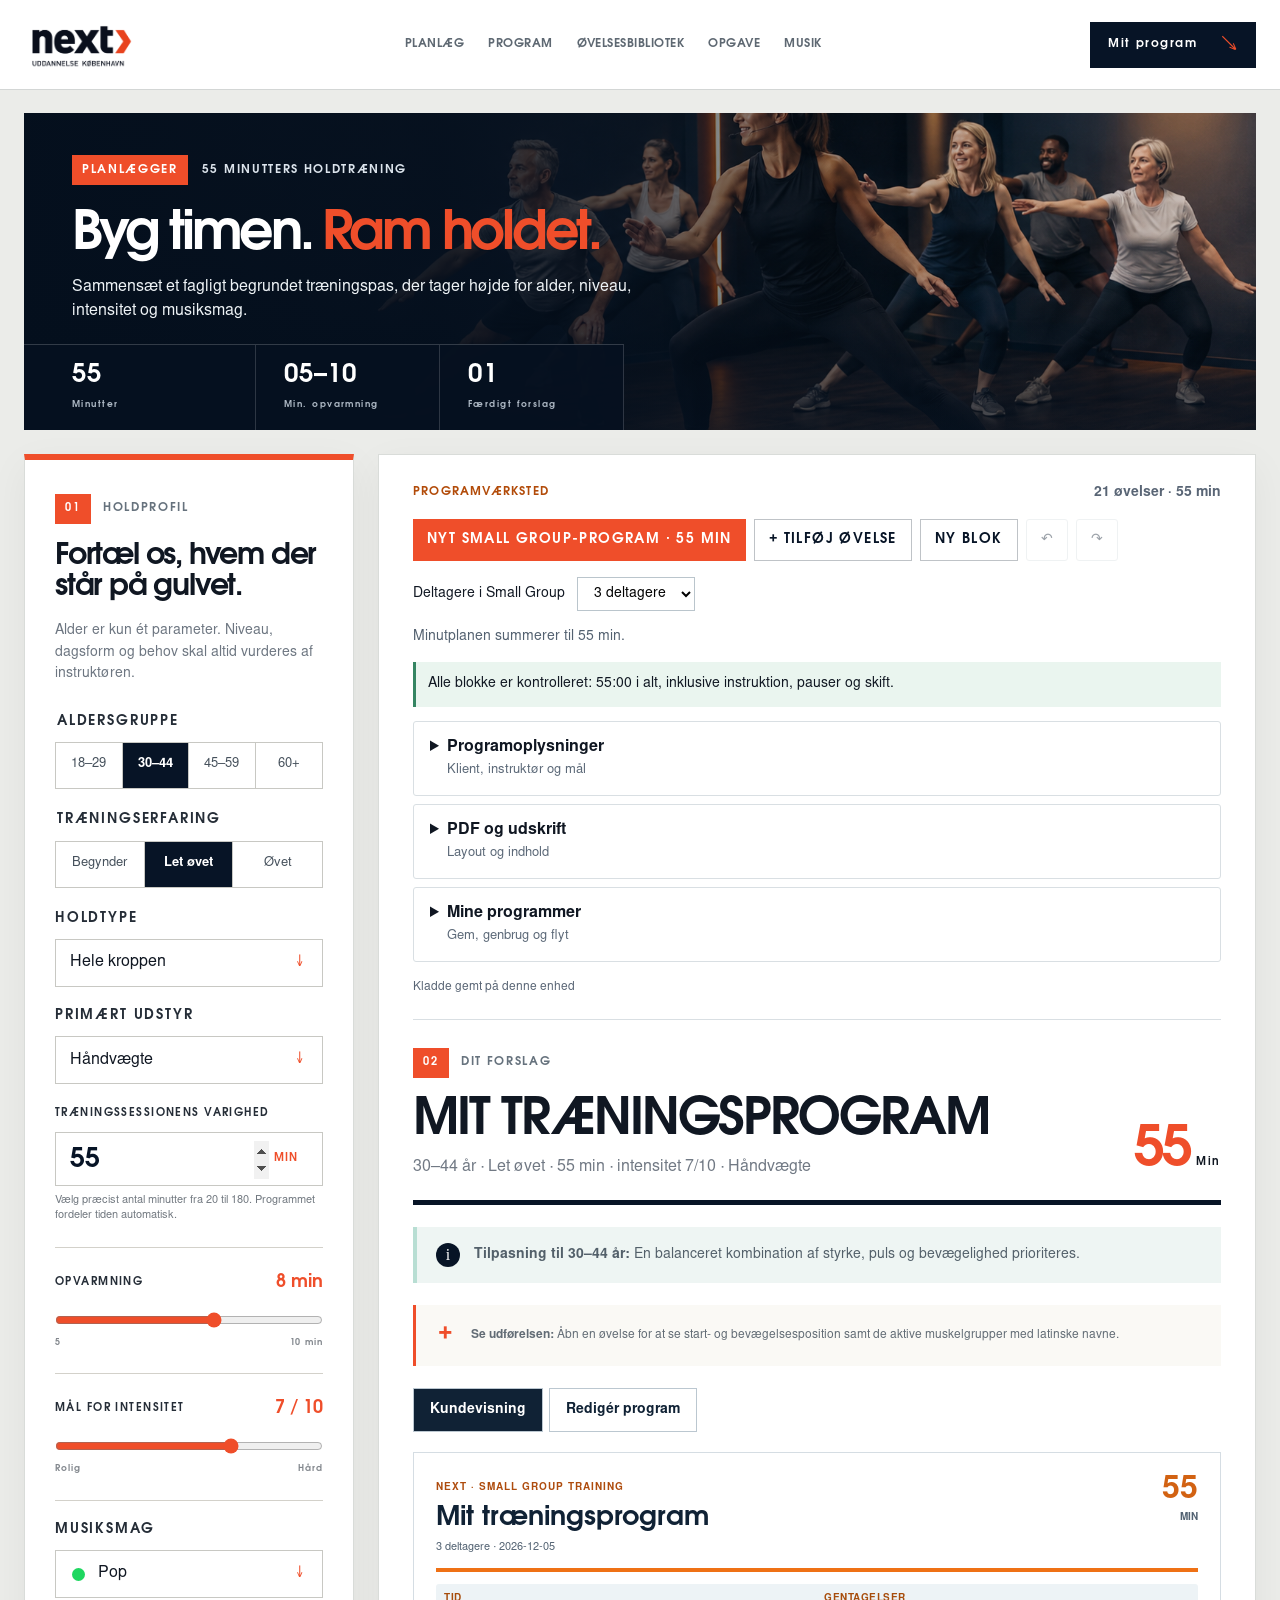
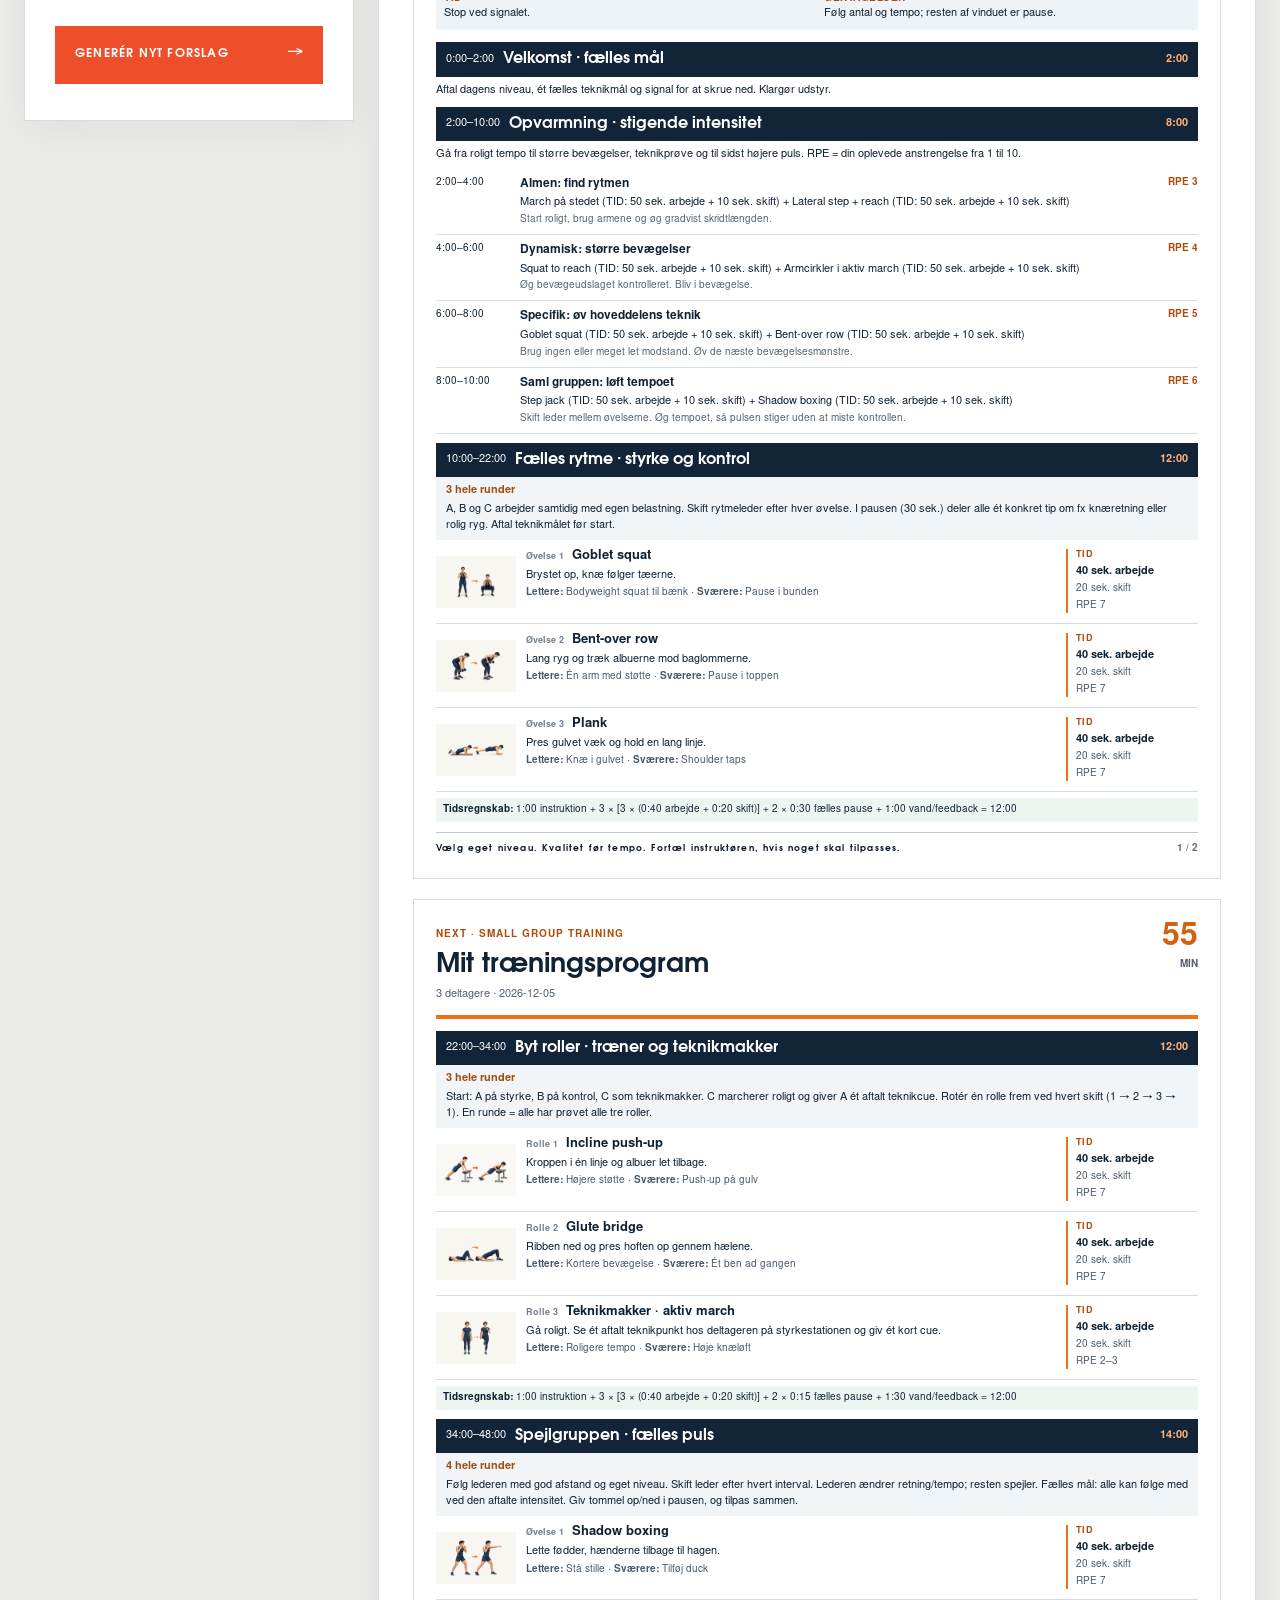
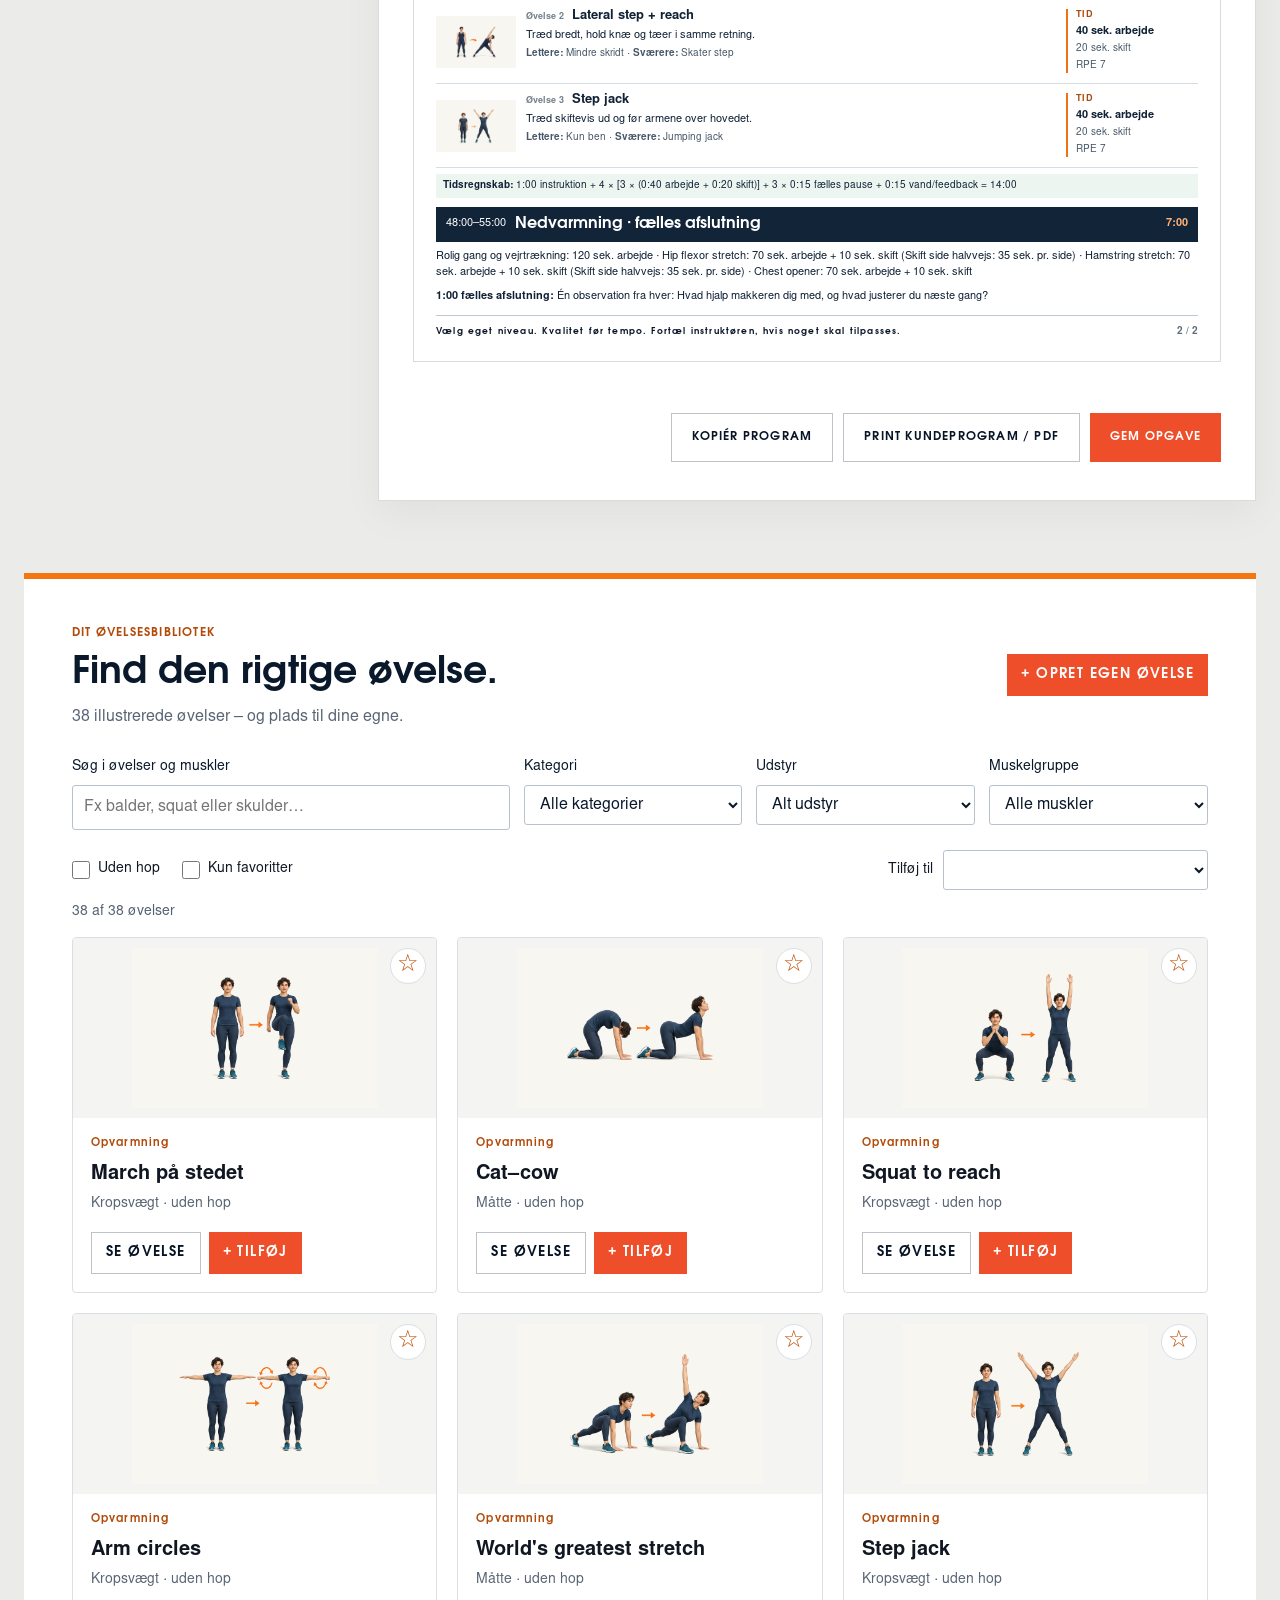
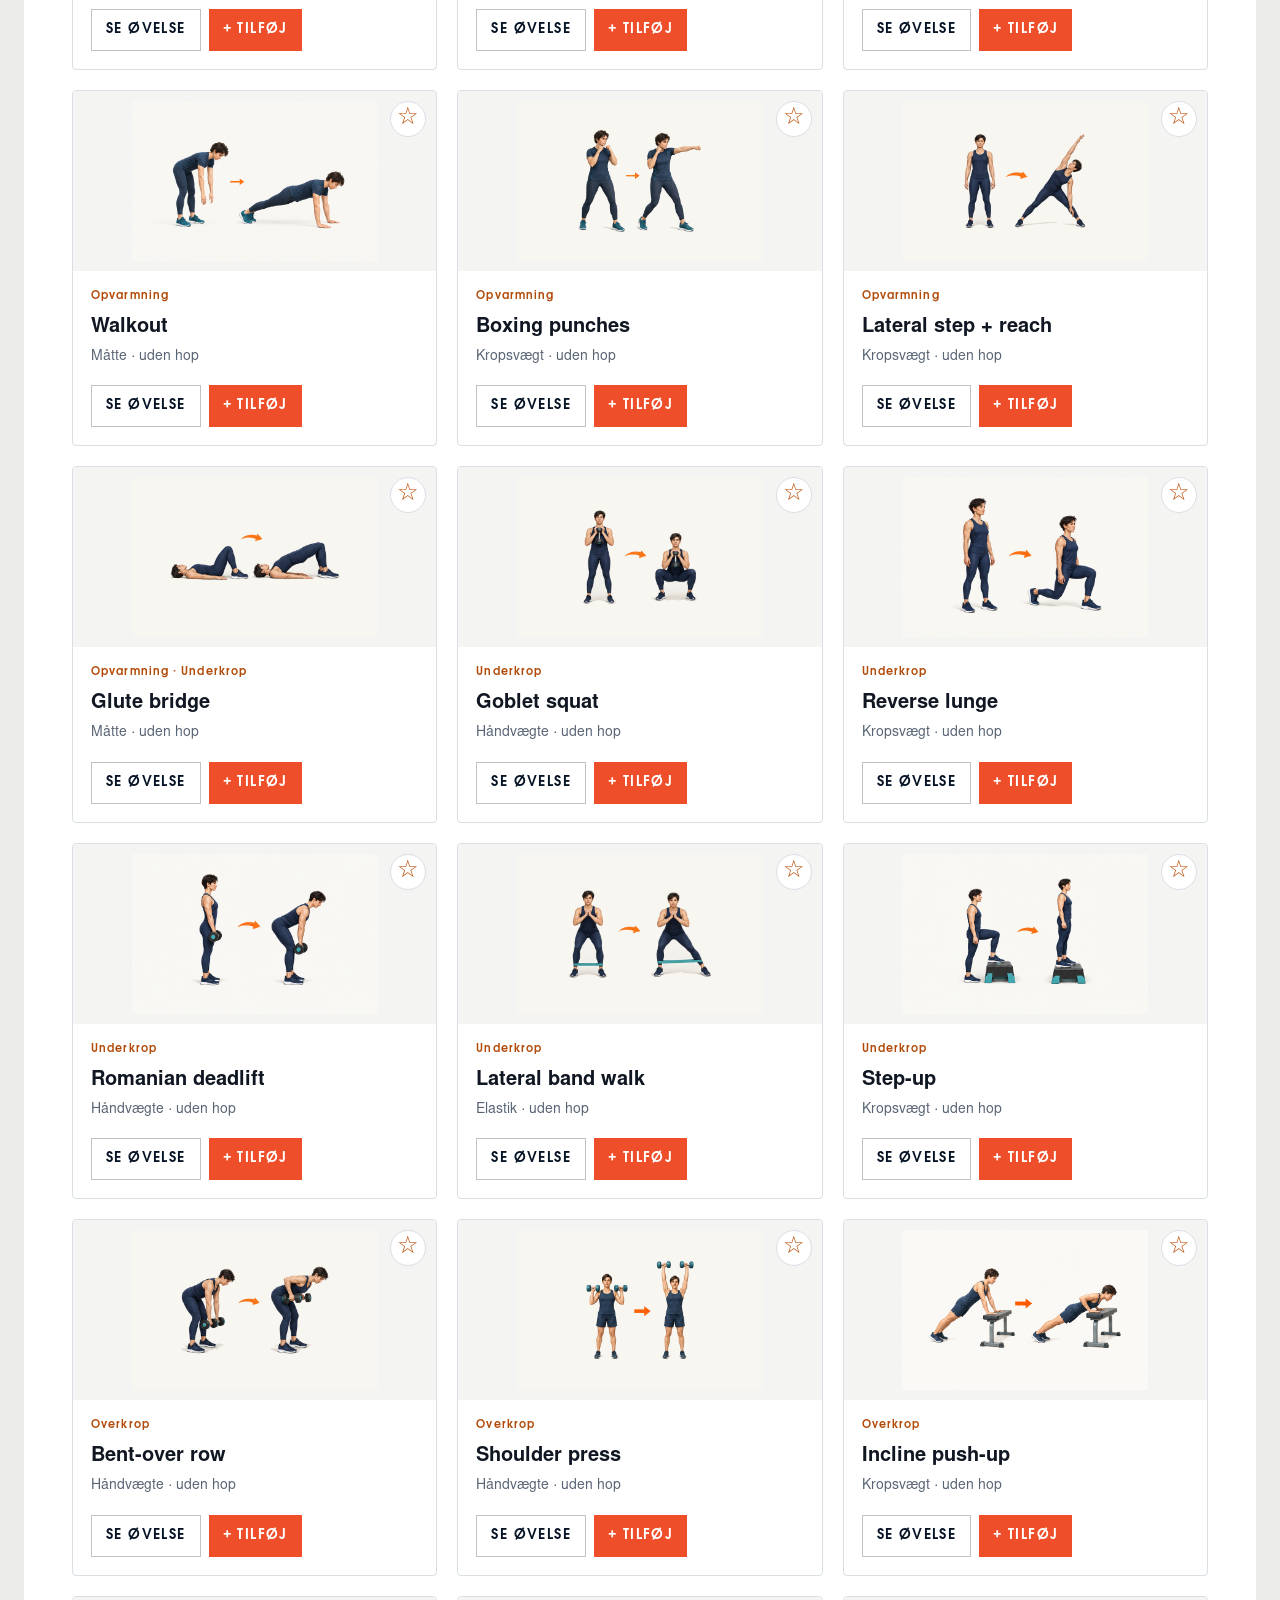
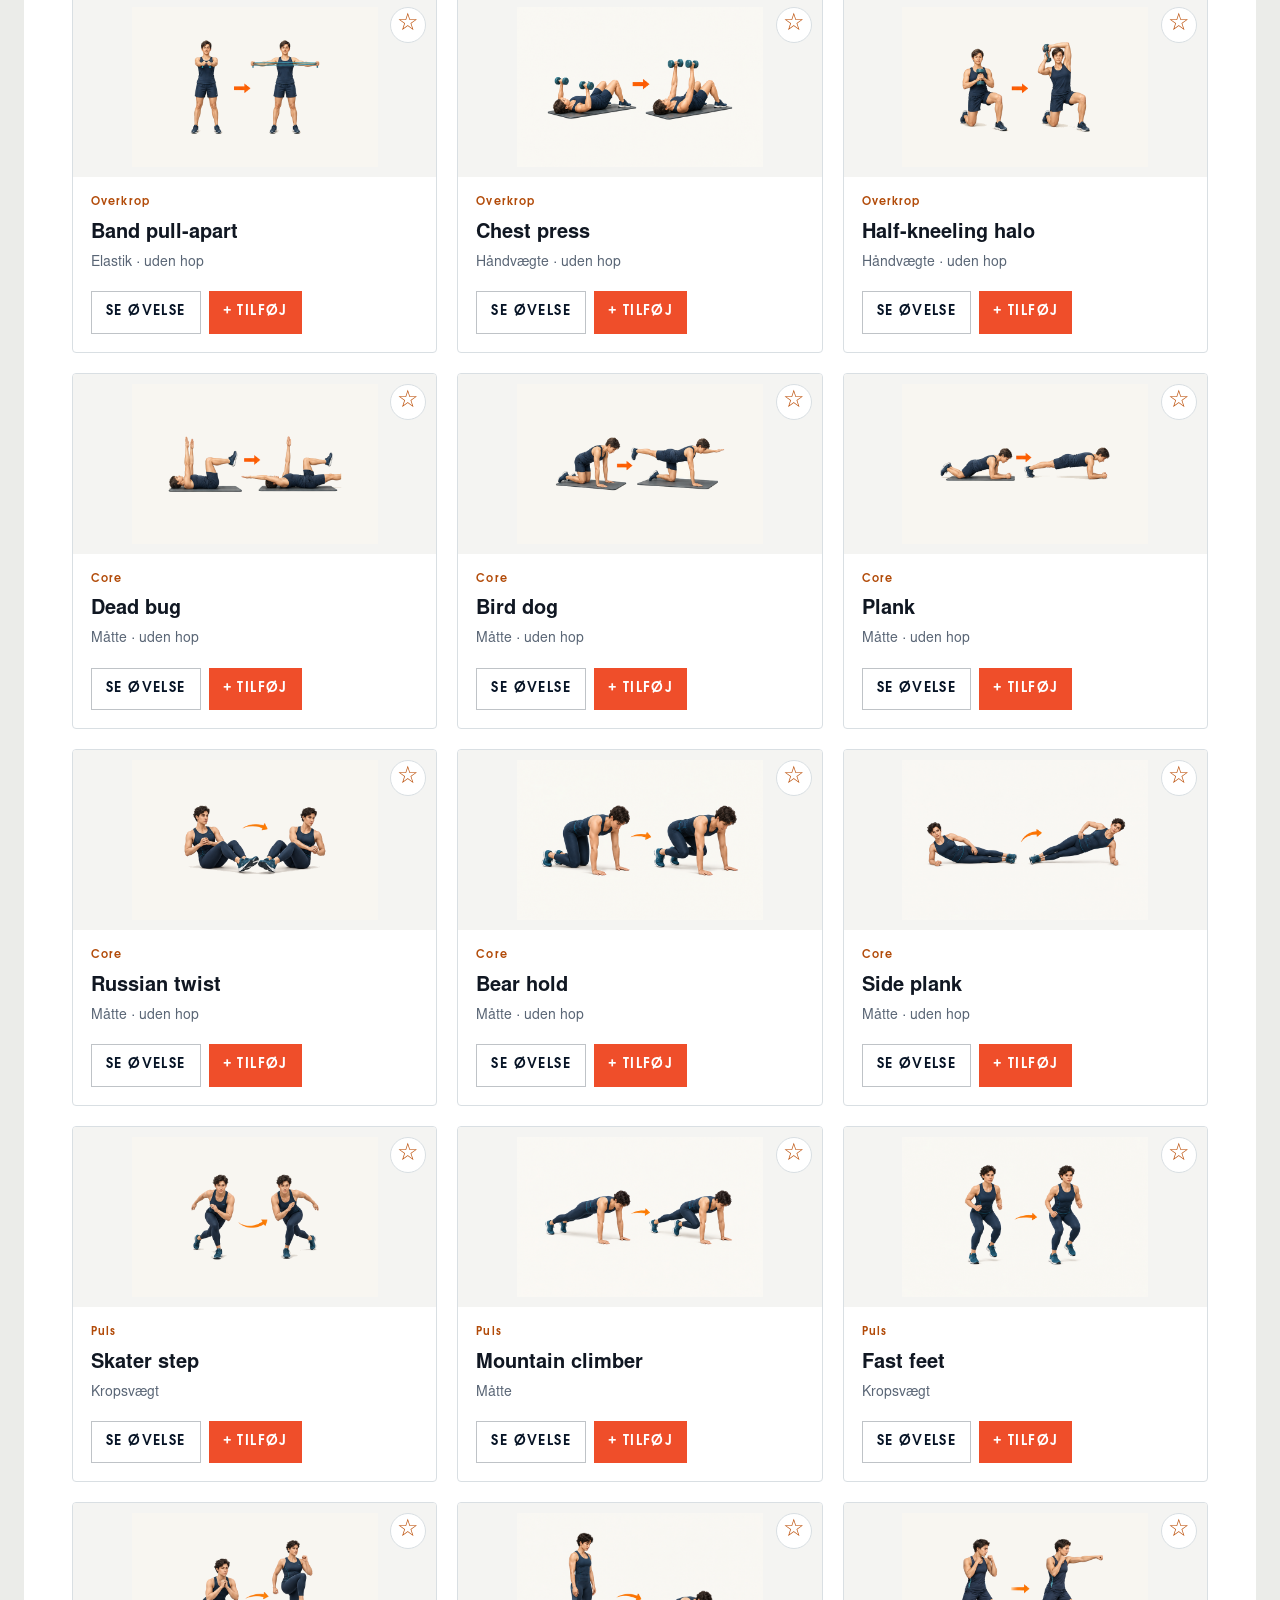
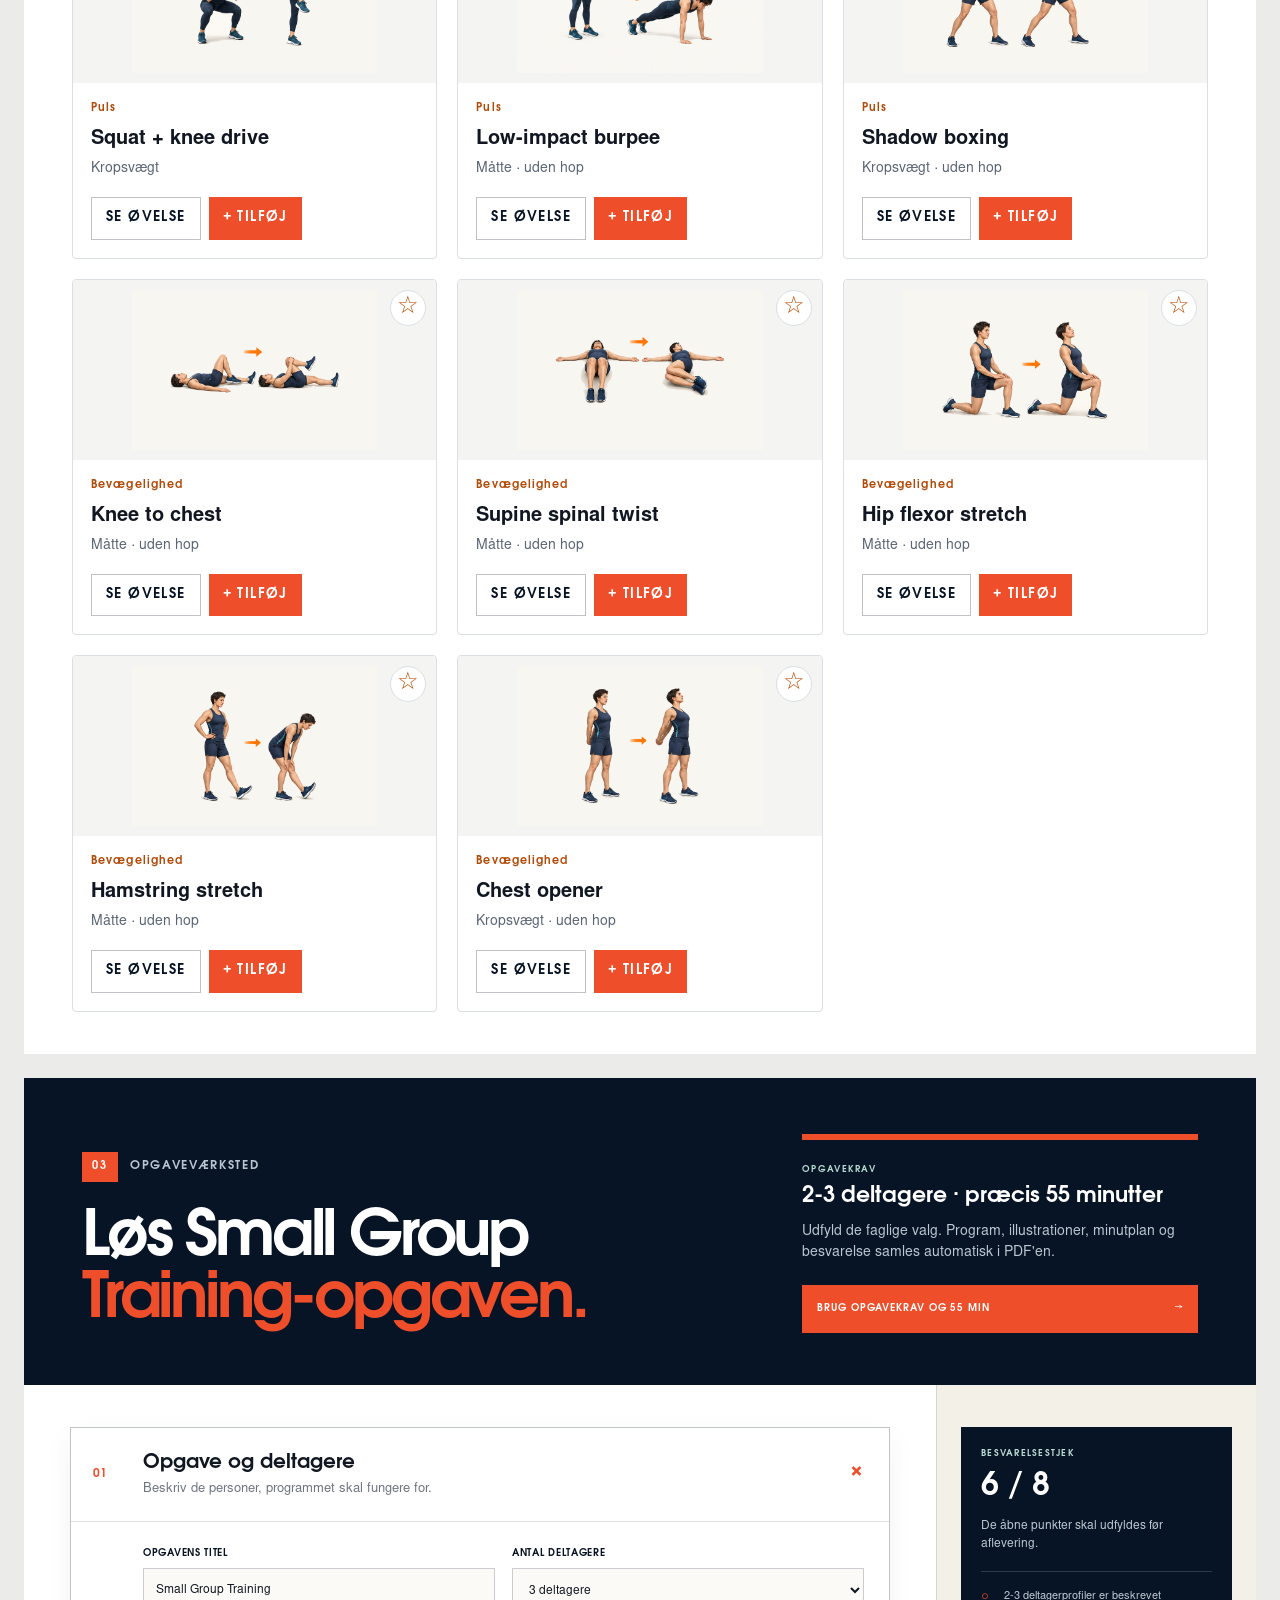
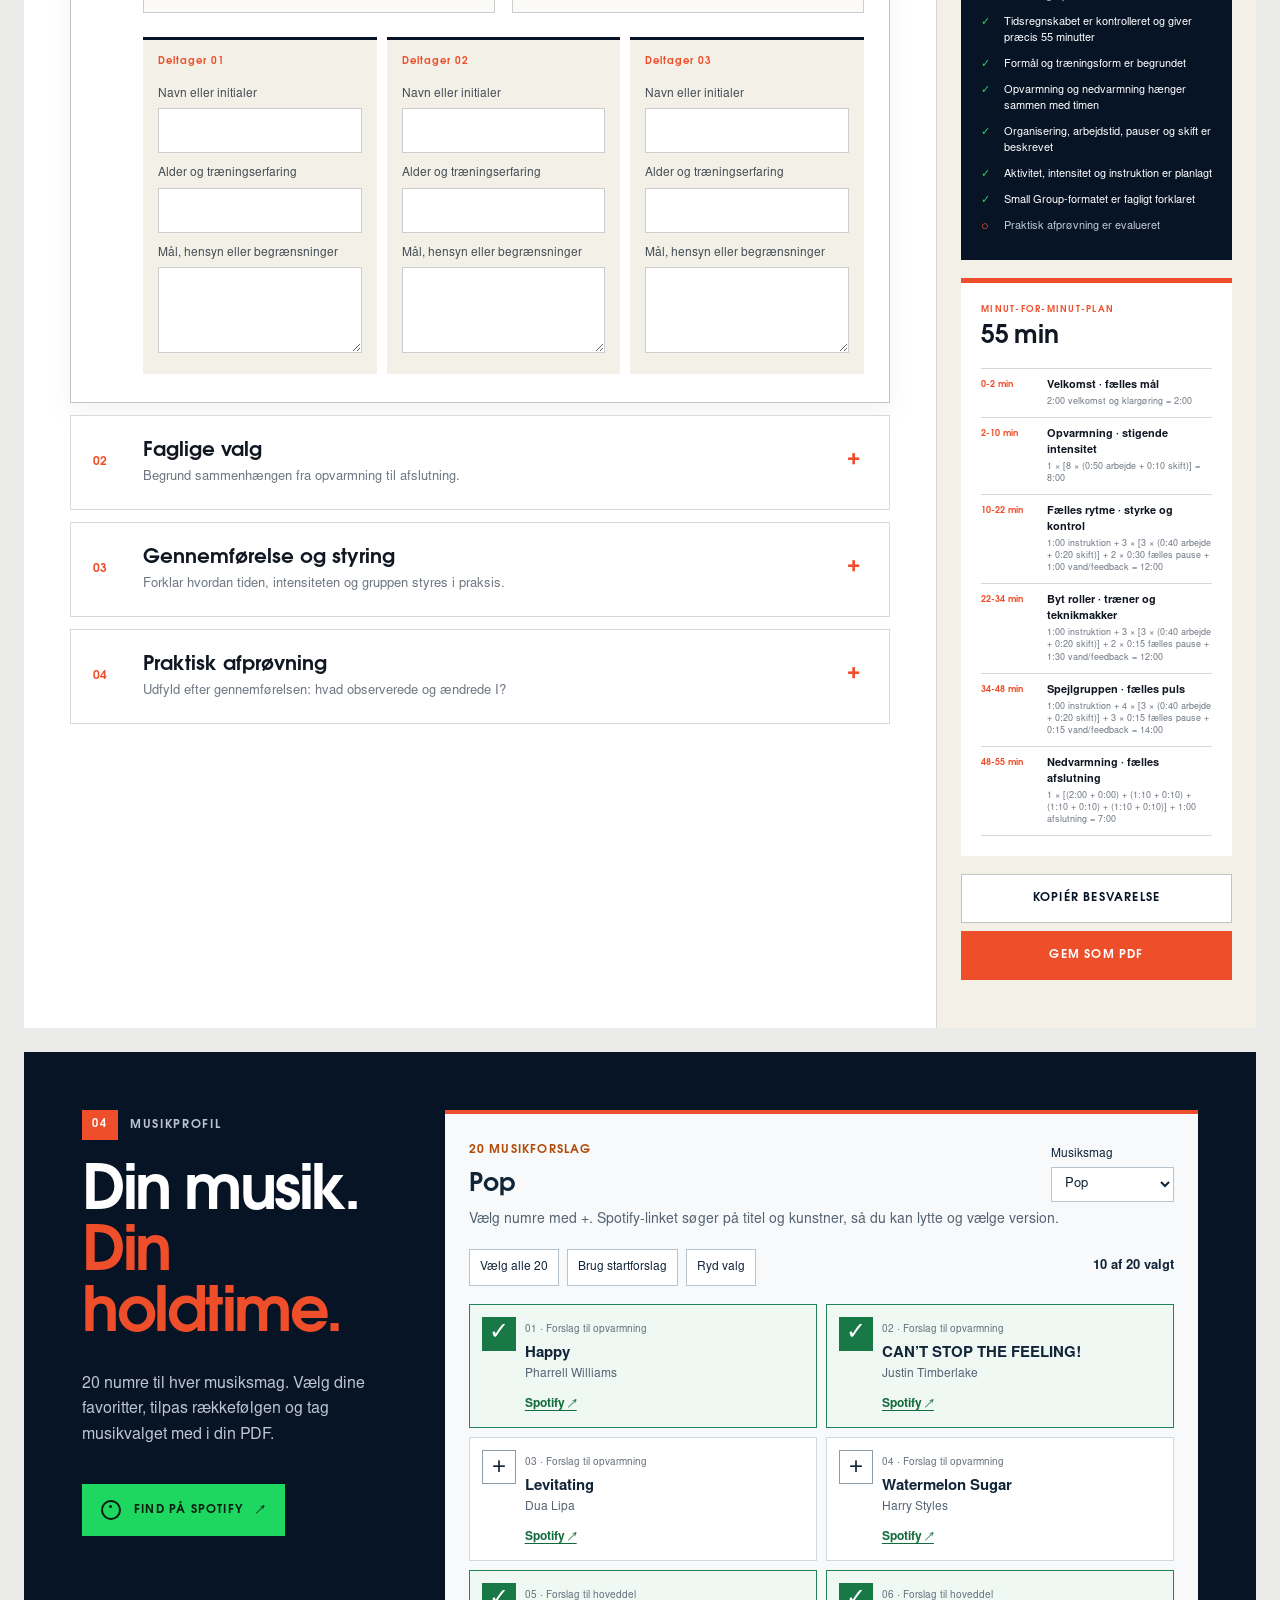
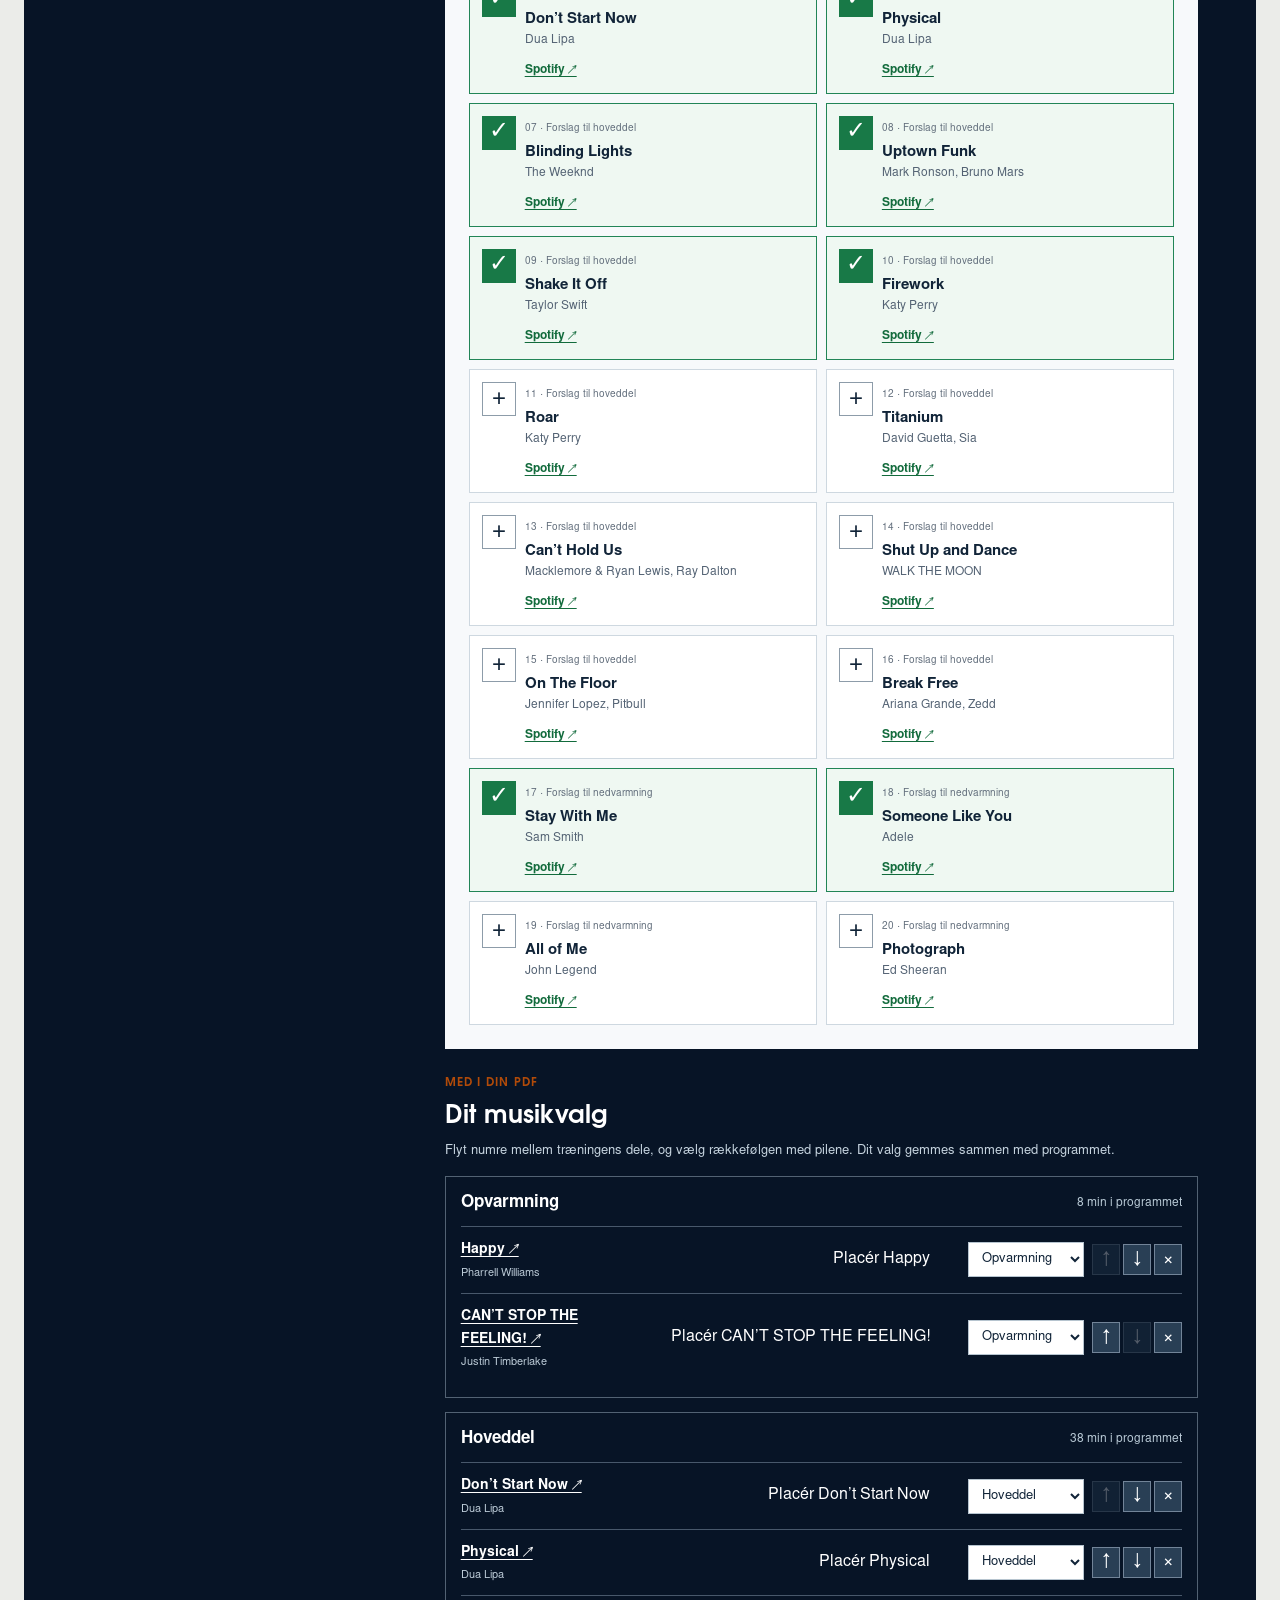
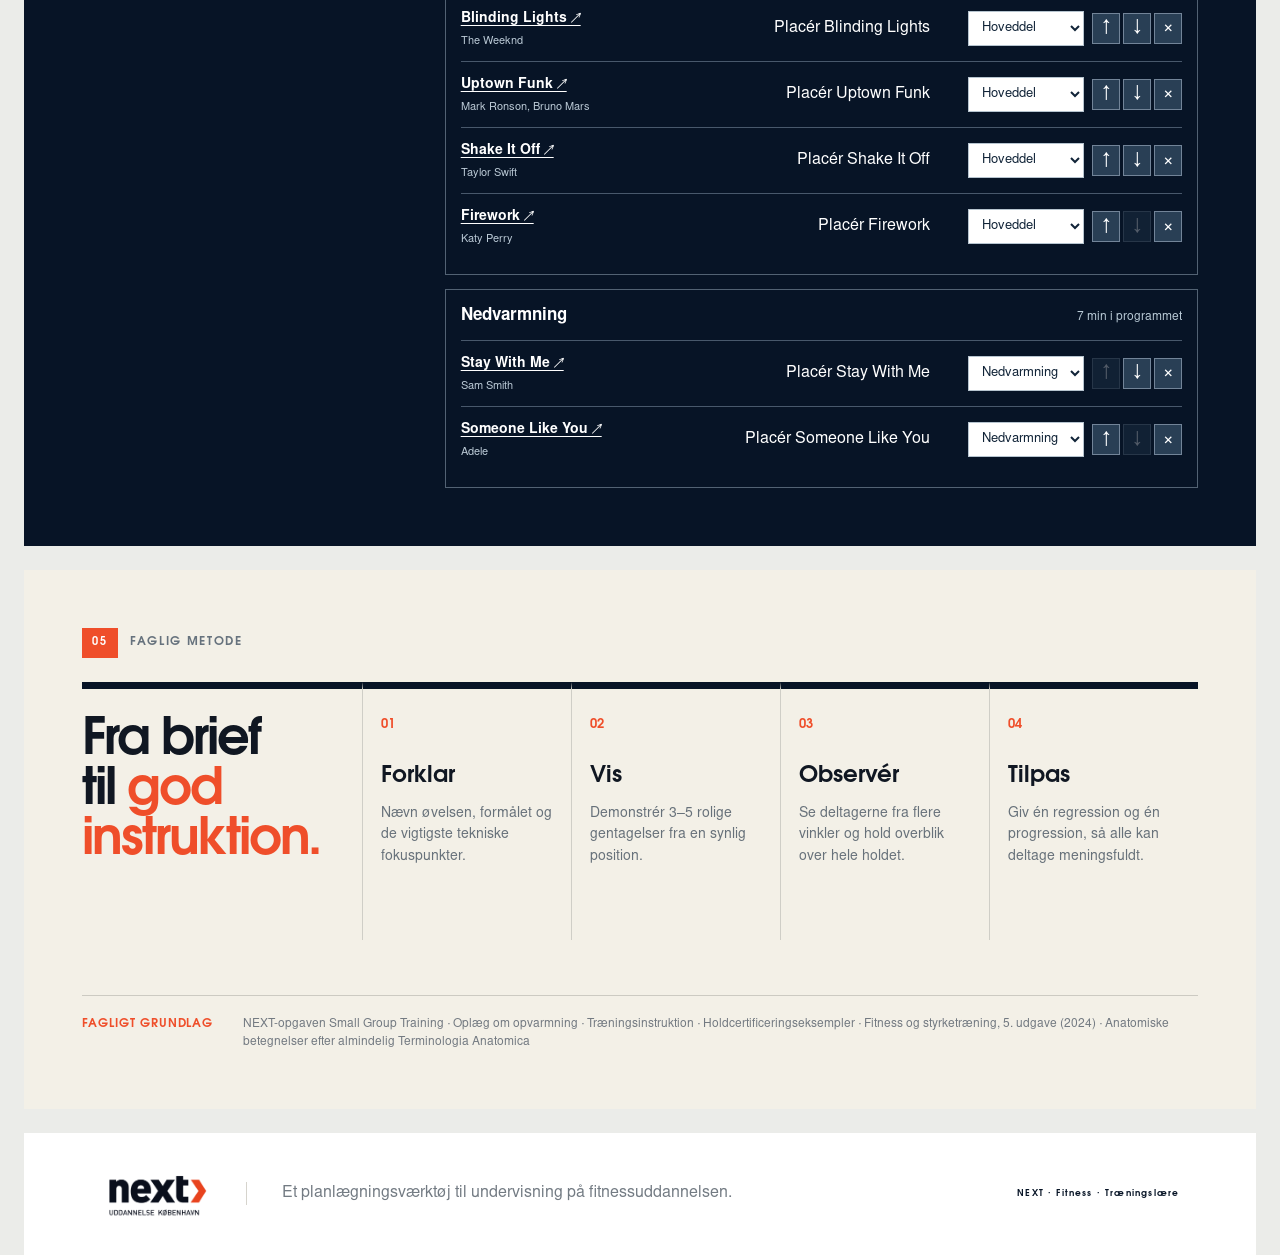
<file: index.html>
<!doctype html>
<html lang="da">
<head>
  <meta charset="utf-8">
  <meta name="viewport" content="width=device-width, initial-scale=1">
  <meta name="description" content="Sammensæt et målrettet træningsprogram, løs Small Group Training-opgaver og aflever en samlet PDF med faglige begrundelser, minutplan, øvelsesvejledning og musikforslag.">
  <title>NEXT Træningsplan</title>
  <link rel="icon" href="favicon.svg" type="image/svg+xml">
  <link rel="stylesheet" href="css/style.css?v=5.0">
  <link rel="stylesheet" href="css/pro.css?v=5.0.2">
  <link rel="stylesheet" href="css/print.css?v=5.0" media="print">
  <link rel="stylesheet" href="css/client.css?v=5.0">
  <link rel="stylesheet" href="css/music.css?v=5.0.1">
  <script src="js/qr.js?v=5.0" defer></script>
  <script src="js/session.js?v=5.0" defer></script>
  <script src="js/app.js?v=5.0" defer></script>
  <script src="js/client.js?v=5.0" defer></script>
  <script src="js/music-data.js?v=5.0" defer></script>
  <script src="js/music.js?v=5.0" defer></script>
  <script src="js/pro.js?v=5.0.2" defer></script>
</head>
<body>
  <header class="masthead">
    <a class="brand" href="#top" aria-label="NEXT Træningsplan – gå til toppen">
      <img src="assets/images/next-logo.png" alt="NEXT Uddannelse København">
    </a>
    <nav class="main-nav" aria-label="Hovednavigation"><a href="#top">Planlæg</a><a href="#program">Program</a><a href="#exercise-library">Øvelsesbibliotek</a><a href="#assignment">Opgave</a><a href="#music-title">Musik</a></nav>
    <a class="header-link" href="#program">Mit program <span aria-hidden="true">↘</span></a>
  </header>

  <main>
    <section id="top" class="planner-hero" aria-labelledby="planner-title">
      <img class="planner-hero-image" src="assets/images/training-planner-hero.png" alt="Instruktør leder en aldersdivers gruppe gennem en dynamisk opvarmning">
      <div class="hero-shade"></div>
      <div class="hero-copy">
        <div class="eyebrow-line"><span>Planlægger</span> <b id="hero-duration-text">55 minutters holdtræning</b></div>
        <h1 id="planner-title">Byg timen.<br><em>Ram holdet.</em></h1>
        <p>Sammensæt et fagligt begrundet træningspas, der tager højde for alder, niveau, intensitet og musiksmag.</p>
      </div>
      <div class="hero-facts" aria-label="Planlæggerens egenskaber">
        <div><strong id="hero-duration">55</strong><span>Minutter</span></div>
        <div><strong>05–10</strong><span>Min. opvarmning</span></div>
        <div><strong>01</strong><span>Færdigt forslag</span></div>
      </div>
    </section>

    <section class="builder-shell" aria-label="Indstillinger og træningsprogram">
      <aside class="control-panel">
        <div class="section-label"><span>01</span> Holdprofil</div>
        <h2>Fortæl os, hvem der står på gulvet.</h2>
        <p class="control-intro">Alder er kun ét parameter. Niveau, dagsform og behov skal altid vurderes af instruktøren.</p>

        <fieldset>
          <legend>Aldersgruppe</legend>
          <div class="segmented four" id="age-options">
            <button type="button" data-value="18–29">18–29</button>
            <button type="button" class="active" data-value="30–44">30–44</button>
            <button type="button" data-value="45–59">45–59</button>
            <button type="button" data-value="60+">60+</button>
          </div>
        </fieldset>

        <fieldset>
          <legend>Træningserfaring</legend>
          <div class="segmented three" id="level-options">
            <button type="button" data-value="Begynder">Begynder</button>
            <button type="button" class="active" data-value="Let øvet">Let øvet</button>
            <button type="button" data-value="Øvet">Øvet</button>
          </div>
        </fieldset>

        <label class="field-label" for="session-type">Holdtype</label>
        <div class="select-wrap"><select id="session-type"><option>Hele kroppen</option><option>Styrke & puls</option><option>Core & glutes</option><option>Low impact</option></select></div>

        <label class="field-label" for="equipment">Primært udstyr</label>
        <div class="select-wrap"><select id="equipment"><option>Kropsvægt</option><option>Måtte</option><option selected>Håndvægte</option><option>Elastik</option></select></div>

        <div class="duration-field">
          <label for="session-duration">Træningssessionens varighed</label>
          <div class="duration-input"><input id="session-duration" type="number" min="20" max="180" step="1" value="55" inputmode="numeric" aria-describedby="duration-help"><span>min</span></div>
          <p id="duration-help">Vælg præcist antal minutter fra 20 til 180. Programmet fordeler tiden automatisk.</p>
        </div>

        <div class="range-field">
          <div><label for="warmup">Opvarmning</label><output id="warmup-output">8 min</output></div>
          <input id="warmup" type="range" min="5" max="10" step="1" value="8">
          <div class="range-scale"><span>5</span><span>10 min</span></div>
        </div>

        <div class="range-field">
          <div><label for="intensity">Mål for intensitet</label><output id="intensity-output">7 / 10</output></div>
          <input id="intensity" type="range" min="3" max="9" step="1" value="7">
          <div class="range-scale"><span>Rolig</span><span>Hård</span></div>
        </div>

        <label class="field-label" for="music">Musiksmag</label>
        <div class="select-wrap spotify-select"><select id="music"><option>Pop</option><option>Elektronisk</option><option>Hip-hop / R&amp;B</option><option>Rock</option><option>80'er &amp; 90'er</option><option>Danske hits</option></select><span class="spotify-dot" aria-hidden="true"></span></div>

        <button class="generate-button" id="generate" type="button">Generér nyt forslag <span aria-hidden="true">→</span></button>
      </aside>

      <div id="program" class="program-panel">
        <div class="program-heading">
          <div><div class="section-label"><span>02</span> Dit forslag</div><h2 id="program-title">Hele kroppen</h2><p id="program-meta"></p></div>
          <div class="total-time"><strong id="total-time">55</strong><span>Min</span></div>
        </div>
        <div class="adaptation-note"><span aria-hidden="true">i</span><p id="age-note"></p></div>
        <section class="assignment-print-summary" id="assignment-print-summary" aria-label="Besvarelse af træningsopgaven"></section>
        <section class="print-music-sheet" id="print-music-sheet" aria-label="Musikforslag til PDF"></section>
        <div class="visual-guide-note"><span aria-hidden="true">+</span><p><strong>Se udførelsen:</strong> Åbn en øvelse for at se start- og bevægelsesposition samt de aktive muskelgrupper med latinske navne.</p></div>
        <div class="timeline" id="program-timeline" aria-live="polite"></div>
        <div class="print-exercise-pages" id="print-exercise-pages" aria-hidden="true"></div>
        <div class="program-actions">
          <button type="button" class="secondary-button" id="copy-program">Kopiér program</button>
          <button type="button" class="secondary-button" id="print-program">Print kundeprogram / PDF</button>
          <button type="button" class="save-button" id="save-program">Gem opgave</button>
        </div>
      </div>
    </section>

    <section class="assignment-workshop" id="assignment" aria-labelledby="assignment-title">
      <header class="assignment-intro">
        <div>
          <div class="section-label light"><span>03</span> Opgaveværksted</div>
          <h2 id="assignment-title">Løs Small Group<br><em>Training-opgaven.</em></h2>
        </div>
        <div class="assignment-brief">
          <span>Opgavekrav</span>
          <strong>2-3 deltagere · præcis 55 minutter</strong>
          <p>Udfyld de faglige valg. Program, illustrationer, minutplan og besvarelse samles automatisk i PDF'en.</p>
          <button type="button" id="apply-small-group">Brug opgavekrav og 55 min <span aria-hidden="true">→</span></button>
        </div>
      </header>

      <div class="assignment-layout">
        <form class="assignment-form" id="assignment-form">
          <details class="answer-section" open>
            <summary class="answer-heading"><span>01</span><div><h3>Opgave og deltagere</h3><p>Beskriv de personer, programmet skal fungere for.</p></div><b aria-hidden="true">+</b></summary>
            <div class="answer-content">
            <div class="answer-grid two">
              <label><span>Opgavens titel</span><input type="text" data-assignment-key="title"></label>
              <label><span>Antal deltagere</span><select id="assignment-participant-count" data-assignment-key="participantCount"><option value="2">2 deltagere</option><option value="3">3 deltagere</option></select></label>
            </div>
            <div class="participant-grid" id="participant-grid">
              <article class="participant-card" data-participant-card="0"><span>Deltager 01</span><label>Navn eller initialer<input type="text" data-participant-index="0" data-participant-field="name"></label><label>Alder og træningserfaring<input type="text" data-participant-index="0" data-participant-field="profile"></label><label>Mål, hensyn eller begrænsninger<textarea rows="3" data-participant-index="0" data-participant-field="needs"></textarea></label></article>
              <article class="participant-card" data-participant-card="1"><span>Deltager 02</span><label>Navn eller initialer<input type="text" data-participant-index="1" data-participant-field="name"></label><label>Alder og træningserfaring<input type="text" data-participant-index="1" data-participant-field="profile"></label><label>Mål, hensyn eller begrænsninger<textarea rows="3" data-participant-index="1" data-participant-field="needs"></textarea></label></article>
              <article class="participant-card" data-participant-card="2"><span>Deltager 03</span><label>Navn eller initialer<input type="text" data-participant-index="2" data-participant-field="name"></label><label>Alder og træningserfaring<input type="text" data-participant-index="2" data-participant-field="profile"></label><label>Mål, hensyn eller begrænsninger<textarea rows="3" data-participant-index="2" data-participant-field="needs"></textarea></label></article>
            </div>
            </div>
          </details>

          <details class="answer-section">
            <summary class="answer-heading"><span>02</span><div><h3>Faglige valg</h3><p>Begrund sammenhængen fra opvarmning til afslutning.</p></div><b aria-hidden="true">+</b></summary>
            <div class="answer-content">
            <div class="answer-grid two">
              <label><span>Formål med træningen</span><textarea rows="4" data-assignment-key="purpose"></textarea></label>
              <label><span>Valg af træningsform og begrundelse</span><textarea rows="4" data-assignment-key="formRationale"></textarea></label>
              <label><span>Opvarmning og gradvis intensitet</span><textarea rows="4" data-assignment-key="warmupRationale"></textarea></label>
              <label><span>Bevægelser og muskelgrupper der forberedes</span><textarea rows="4" data-assignment-key="warmupConnection"></textarea></label>
              <label><span>Nedvarmning og samlet afslutning</span><textarea rows="4" data-assignment-key="cooldownRationale"></textarea></label>
              <label><span>Hvorfor er det Small Group Training</span><textarea rows="4" data-assignment-key="smallGroupRationale"></textarea></label>
            </div>
            </div>
          </details>

          <details class="answer-section">
            <summary class="answer-heading"><span>03</span><div><h3>Gennemførelse og styring</h3><p>Forklar hvordan tiden, intensiteten og gruppen styres i praksis.</p></div><b aria-hidden="true">+</b></summary>
            <div class="answer-content">
            <div class="answer-grid two">
              <label><span>Organisering, stationer og udstyr</span><textarea rows="4" data-assignment-key="organization"></textarea></label>
              <label><span>Arbejdstid, pauser, sæt og skift</span><textarea rows="4" data-assignment-key="workRest"></textarea></label>
              <label><span>Sådan holdes alle deltagere aktive</span><textarea rows="4" data-assignment-key="activeParticipants"></textarea></label>
              <label><span>Intensitetsstyring og løbende tilpasning</span><textarea rows="4" data-assignment-key="intensityControl"></textarea></label>
              <label><span>Instruktion, demonstration og motivation</span><textarea rows="4" data-assignment-key="instruction"></textarea></label>
              <label><span>Praktiske skift, vand og justering af udstyr</span><textarea rows="4" data-assignment-key="logistics"></textarea></label>
            </div>
            </div>
          </details>

          <details class="answer-section">
            <summary class="answer-heading"><span>04</span><div><h3>Praktisk afprøvning</h3><p>Udfyld efter gennemførelsen: hvad observerede og ændrede I?</p></div><b aria-hidden="true">+</b></summary>
            <div class="answer-content">
            <label class="full-answer"><span>Observationer om teknik, intensitet og individuelle tilpasninger</span><textarea rows="6" data-assignment-key="practicalNotes"></textarea></label>
            </div>
          </details>
        </form>

        <aside class="assignment-status">
          <div class="completion-card"><span>Besvarelsestjek</span><strong id="assignment-progress">0 / 8</strong><p id="assignment-progress-text">Udfyld felterne for at gøre afleveringen komplet.</p><ul id="assignment-checklist"></ul></div>
          <div class="minute-card"><span>Minut-for-minut-plan</span><strong><b id="assignment-total">55</b> min</strong><div id="assignment-minute-plan"></div></div>
          <div class="assignment-actions"><button type="button" class="secondary-button" id="copy-assignment">Kopiér besvarelse</button><button type="button" class="save-button" id="print-assignment">Gem som PDF</button></div>
        </aside>
      </div>
    </section>

    <section class="music-section" aria-labelledby="music-title">
      <div class="music-intro">
        <div class="section-label light"><span>04</span> Musikprofil</div>
        <h2 id="music-title">Din musik.<br><em>Din holdtime.</em></h2>
        <p>20 numre til hver musiksmag. Vælg dine favoritter, tilpas rækkefølgen og tag musikvalget med i din PDF.</p>
        <a class="spotify-button" id="spotify-main" href="https://open.spotify.com/" target="_blank" rel="noreferrer"><span class="spotify-mark" aria-hidden="true">●</span> Find på Spotify <span aria-hidden="true">↗</span></a>
      </div>
      <div class="music-plan" id="music-plan"></div>
    </section>

    <section class="method-section">
      <div class="section-label"><span>05</span> Faglig metode</div>
      <div class="method-grid">
        <div class="method-heading"><h2>Fra brief<br>til <em>god instruktion.</em></h2></div>
        <article class="method-card"><span>01</span><h3>Forklar</h3><p>Nævn øvelsen, formålet og de vigtigste tekniske fokuspunkter.</p></article>
        <article class="method-card"><span>02</span><h3>Vis</h3><p>Demonstrér 3–5 rolige gentagelser fra en synlig position.</p></article>
        <article class="method-card"><span>03</span><h3>Observér</h3><p>Se deltagerne fra flere vinkler og hold overblik over hele holdet.</p></article>
        <article class="method-card"><span>04</span><h3>Tilpas</h3><p>Giv én regression og én progression, så alle kan deltage meningsfuldt.</p></article>
      </div>
      <div class="source-note"><strong>Fagligt grundlag</strong><span>NEXT-opgaven Small Group Training · Oplæg om opvarmning · Træningsinstruktion · Holdcertificeringseksempler · Fitness og styrketræning, 5. udgave (2024) · Anatomiske betegnelser efter almindelig Terminologia Anatomica</span></div>
    </section>

    <section class="print-practical-sheet" id="print-practical-sheet" aria-label="Praktisk afprøvning med plads til kommentarer">
      <header class="print-practical-header">
        <div><span>SIDSTE SIDE · PRAKTISK AFPRØVNING</span><h2>Kommentarer efter gennemførelsen</h2><p>Notér teknik, intensitet, individuelle tilpasninger og de ændringer, I foretog undervejs.</p></div>
        <strong>55<small>MIN</small></strong>
      </header>
      <div class="print-practical-meta"><span>Small Group Training</span><span>3 deltagere</span><span>Hele kroppen</span></div>
      <section class="print-practical-writing-area" aria-label="Linjeret plads til håndskrevne kommentarer"></section>
    </section>
  </main>

  <footer>
    <img src="assets/images/next-logo.png" alt="NEXT Uddannelse København">
    <p>Et planlægningsværktøj til undervisning på fitnessuddannelsen.</p>
    <span>NEXT · Fitness · Træningslære</span>
  </footer>
</body>
</html>
</file>
<file: css/style.css>
@font-face {
  font-family: "NEXT Sans";
  src: url("../assets/fonts/NimbusSans-Regular.otf") format("opentype");
  font-style: normal;
  font-weight: 400;
  font-display: swap;
}

@font-face {
  font-family: "NEXT Sans";
  src: url("../assets/fonts/NimbusSans-Bold.otf") format("opentype");
  font-style: normal;
  font-weight: 700;
  font-display: swap;
}

@font-face {
  font-family: "NEXT Display";
  src: url("../assets/fonts/URWGothic-Demi.otf") format("opentype");
  font-style: normal;
  font-weight: 600;
  font-display: swap;
}

:root {
  --navy: #071426;
  --navy-soft: #0c1d34;
  --ink: #101722;
  --orange: #ef4e2a;
  --orange-dark: #d83d1b;
  --cream: #f3f0e7;
  --paper: #fff;
  --line: #d8d9d7;
  --muted: #6d7681;
  --mint: #b8ded3;
  --spotify: #1ed760;
  --display: "NEXT Display", "Arial Black", sans-serif;
  --sans: "NEXT Sans", Arial, sans-serif;
}

* {
  box-sizing: border-box;
}

[hidden] {
  display: none !important;
}

html {
  scroll-behavior: smooth;
}

body {
  margin: 0;
  background: var(--cream);
  color: var(--ink);
  font-family: var(--sans);
  font-size: 16px;
  line-height: 1.45;
  -webkit-font-smoothing: antialiased;
}

button,
select,
input,
textarea {
  font: inherit;
}

button,
a,
select,
input,
textarea {
  -webkit-tap-highlight-color: transparent;
}

button,
a {
  transition: color 160ms ease, background-color 160ms ease, border-color 160ms ease, transform 160ms ease;
}

button:focus-visible,
a:focus-visible,
select:focus-visible,
input:focus-visible,
textarea:focus-visible {
  outline: 3px solid var(--mint);
  outline-offset: 3px;
}

img {
  display: block;
  max-width: 100%;
}

h1,
h2,
h3,
p {
  margin-top: 0;
}

.masthead {
  align-items: center;
  background: #fff;
  display: grid;
  grid-template-columns: auto 1fr auto;
  min-height: 104px;
  padding: 20px clamp(24px, 5vw, 78px);
  position: relative;
  z-index: 10;
}

.brand {
  border-right: 1px solid #d8d5ce;
  display: flex;
  padding-right: 36px;
}

.brand img {
  height: auto;
  width: 138px;
}

.masthead-context {
  align-items: center;
  display: flex;
  gap: 25px;
  margin-left: 35px;
  min-width: 0;
  text-transform: uppercase;
}

.masthead-context span,
.masthead-context strong,
.header-link {
  font-family: var(--display);
  font-size: 12px;
  letter-spacing: .13em;
}

.masthead-context span {
  color: #7b8289;
}

.masthead-context strong {
  color: var(--ink);
}

.header-link {
  align-items: center;
  background: var(--navy);
  color: #fff;
  display: flex;
  gap: 44px;
  min-height: 52px;
  padding: 0 23px;
  text-decoration: none;
}

.header-link span {
  color: var(--orange);
  font-size: 20px;
}

.header-link:hover {
  background: var(--orange);
}

.header-link:hover span {
  color: #fff;
}

.planner-hero {
  background: var(--navy);
  color: #fff;
  min-height: min(690px, 76vh);
  overflow: hidden;
  position: relative;
}

.planner-hero-image {
  height: 100%;
  inset: 0;
  object-fit: cover;
  object-position: center;
  position: absolute;
  width: 100%;
}

.hero-shade {
  background: linear-gradient(90deg, rgba(4, 15, 29, .99) 0%, rgba(4, 15, 29, .91) 34%, rgba(4, 15, 29, .28) 68%, rgba(4, 15, 29, .05) 100%), linear-gradient(0deg, rgba(4, 15, 29, .67), transparent 48%);
  inset: 0;
  position: absolute;
}

.hero-copy {
  max-width: 790px;
  padding: clamp(90px, 10vw, 150px) clamp(24px, 7vw, 106px) 160px;
  position: relative;
  z-index: 2;
}

.eyebrow-line,
.section-label {
  align-items: center;
  display: flex;
  font-family: var(--display);
  font-size: 12px;
  letter-spacing: .14em;
  text-transform: uppercase;
}

.eyebrow-line {
  color: #dce4ec;
  gap: 14px;
  margin-bottom: 28px;
}

.eyebrow-line span {
  background: var(--orange);
  color: #fff;
  padding: 7px 10px 6px;
}

.hero-copy h1 {
  font-family: var(--display);
  font-size: clamp(54px, 7vw, 105px);
  letter-spacing: -.06em;
  line-height: .88;
  margin-bottom: 31px;
}

.hero-copy h1 em,
.music-intro h2 em,
.method-heading h2 em {
  color: var(--orange);
  font-style: normal;
}

.hero-copy > p {
  color: #eef3f6;
  font-size: clamp(18px, 1.4vw, 22px);
  line-height: 1.52;
  max-width: 610px;
}

.hero-facts {
  background: rgba(6, 17, 32, .93);
  border-top: 1px solid rgba(255,255,255,.18);
  bottom: 0;
  display: grid;
  grid-template-columns: repeat(3, minmax(150px, 1fr));
  left: 0;
  max-width: 735px;
  padding-left: clamp(24px, 7vw, 106px);
  position: absolute;
  width: 58%;
  z-index: 3;
}

.hero-facts div {
  border-right: 1px solid rgba(255,255,255,.16);
  display: flex;
  flex-direction: column;
  justify-content: center;
  min-height: 112px;
  padding: 18px 28px;
}

.hero-facts div:first-child {
  padding-left: 0;
}

.hero-facts strong {
  font-family: var(--display);
  font-size: 30px;
  line-height: 1;
}

.hero-facts span {
  color: #aeb9c5;
  font-family: var(--display);
  font-size: 9px;
  letter-spacing: .16em;
  margin-top: 9px;
}

.builder-shell {
  display: grid;
  grid-template-columns: minmax(330px, 410px) minmax(0, 1fr);
  margin: 0 auto;
  max-width: 1540px;
}

.control-panel {
  align-self: start;
  background: var(--cream);
  border-right: 1px solid #dedbd2;
  padding: 74px clamp(30px, 4vw, 60px) 80px;
}

.section-label {
  color: #66727d;
  gap: 12px;
  margin-bottom: 24px;
}

.section-label span {
  background: var(--orange);
  color: #fff;
  display: inline-grid;
  font-size: 11px;
  height: 30px;
  place-items: center;
  width: 36px;
}

.section-label.light {
  color: #bac5d0;
}

.control-panel h2,
.program-heading h2,
.music-intro h2,
.method-heading h2 {
  font-family: var(--display);
  letter-spacing: -.04em;
  line-height: .98;
}

.control-panel h2 {
  font-size: 38px;
  margin-bottom: 17px;
}

.control-intro {
  color: var(--muted);
  font-size: 15px;
  line-height: 1.55;
  margin-bottom: 34px;
}

fieldset {
  border: 0;
  margin: 0 0 26px;
  padding: 0;
}

legend,
.field-label,
.range-field label {
  color: #252d37;
  display: block;
  font-family: var(--display);
  font-size: 11px;
  letter-spacing: .13em;
  margin-bottom: 10px;
  text-transform: uppercase;
}

.segmented {
  border: 1px solid #c8c8c3;
  display: grid;
}

.segmented.four {
  grid-template-columns: repeat(4, 1fr);
}

.segmented.three {
  grid-template-columns: repeat(3, 1fr);
}

.segmented button {
  background: transparent;
  border: 0;
  border-right: 1px solid #c8c8c3;
  color: #46515c;
  cursor: pointer;
  font-size: 13px;
  min-height: 45px;
  padding: 8px 4px;
}

.segmented button:last-child {
  border-right: 0;
}

.segmented button:hover {
  background: #fff;
}

.segmented button.active {
  background: var(--navy);
  color: #fff;
  font-weight: 700;
}

.field-label {
  margin-top: 23px;
}

.select-wrap {
  position: relative;
}

.select-wrap::after {
  color: var(--orange);
  content: "↓";
  font-family: var(--display);
  pointer-events: none;
  position: absolute;
  right: 17px;
  top: 12px;
}

.select-wrap select {
  appearance: none;
  background: #fff;
  border: 1px solid #c8c8c3;
  border-radius: 0;
  color: var(--ink);
  cursor: pointer;
  min-height: 48px;
  padding: 0 44px 0 14px;
  width: 100%;
}

.spotify-select select {
  padding-left: 42px;
}

.spotify-dot {
  background: var(--spotify);
  border-radius: 50%;
  height: 13px;
  left: 17px;
  pointer-events: none;
  position: absolute;
  top: 18px;
  width: 13px;
}

.duration-field {
  border-bottom: 1px solid #d3d1ca;
  margin-top: 29px;
  padding-bottom: 23px;
}

.duration-field > label {
  color: #252d37;
  display: block;
  font-family: var(--display);
  font-size: 11px;
  letter-spacing: .13em;
  margin-bottom: 10px;
  text-transform: uppercase;
}

.duration-input {
  align-items: center;
  background: #fff;
  border: 1px solid #c8c8c3;
  display: grid;
  grid-template-columns: minmax(0, 1fr) 48px;
}

.duration-input:focus-within {
  border-color: var(--orange);
  box-shadow: 0 0 0 2px rgba(247, 70, 40, .12);
}

.duration-input input {
  appearance: textfield;
  background: transparent;
  border: 0;
  color: var(--navy);
  font-family: var(--display);
  font-size: 27px;
  min-height: 52px;
  min-width: 0;
  outline: 0;
  padding: 4px 5px 2px 14px;
  width: 100%;
}

.duration-input input::-webkit-inner-spin-button,
.duration-input input::-webkit-outer-spin-button {
  margin: 0;
  opacity: 1;
}

.duration-input span {
  color: var(--orange);
  font-family: var(--display);
  font-size: 11px;
  letter-spacing: .08em;
  text-transform: uppercase;
}

.duration-field > p {
  color: #727980;
  font-size: 11px;
  line-height: 1.4;
  margin: 7px 0 0;
}

.range-field {
  border-bottom: 1px solid #d3d1ca;
  margin-top: 29px;
  padding-bottom: 24px;
}

.range-field > div:first-child {
  align-items: center;
  display: flex;
  justify-content: space-between;
}

.range-field label {
  margin-bottom: 0;
}

.range-field output {
  color: var(--orange);
  font-family: var(--display);
  font-size: 18px;
}

.range-field input {
  accent-color: var(--orange);
  cursor: pointer;
  margin: 16px 0 2px;
  width: 100%;
}

.range-scale {
  color: #82878d;
  display: flex;
  font-family: var(--display);
  font-size: 9px;
  justify-content: space-between;
  letter-spacing: .1em;
}

.generate-button,
.save-button,
.secondary-button,
.spotify-button {
  border: 0;
  cursor: pointer;
  font-family: var(--display);
  font-size: 12px;
  letter-spacing: .1em;
  text-transform: uppercase;
}

.generate-button {
  align-items: center;
  background: var(--orange);
  color: #fff;
  display: flex;
  justify-content: space-between;
  margin-top: 36px;
  min-height: 58px;
  padding: 0 20px;
  width: 100%;
}

.generate-button span {
  font-size: 20px;
}

.generate-button:hover,
.save-button:hover {
  background: var(--orange-dark);
  transform: translateY(-2px);
}

.program-panel {
  background: #fff;
  min-width: 0;
  padding: 74px clamp(34px, 6vw, 88px) 85px;
}

.program-heading {
  align-items: flex-end;
  border-bottom: 7px solid var(--navy);
  display: flex;
  justify-content: space-between;
  padding-bottom: 27px;
}

.program-heading .section-label {
  margin-bottom: 19px;
}

.program-heading h2 {
  font-size: clamp(38px, 5vw, 70px);
  margin-bottom: 9px;
  text-transform: uppercase;
}

.program-heading p {
  color: #717984;
  margin-bottom: 0;
}

.total-time {
  align-items: baseline;
  color: var(--orange);
  display: flex;
  gap: 7px;
  margin-bottom: 4px;
}

.total-time strong {
  font-family: var(--display);
  font-size: 66px;
  letter-spacing: -.06em;
  line-height: .8;
}

.total-time span {
  color: var(--ink);
  font-family: var(--display);
  font-size: 11px;
  letter-spacing: .14em;
}

.adaptation-note {
  align-items: center;
  background: #eef5f3;
  border-left: 4px solid var(--mint);
  display: flex;
  gap: 14px;
  margin: 30px 0;
  padding: 16px 19px;
}

.adaptation-note > span {
  background: var(--navy);
  border-radius: 50%;
  color: #fff;
  display: grid;
  flex: 0 0 24px;
  font-family: serif;
  height: 24px;
  place-items: center;
}

.adaptation-note p {
  color: #53606a;
  font-size: 14px;
  margin: 0;
}

.visual-guide-note {
  align-items: center;
  border: 1px solid #deded8;
  display: flex;
  gap: 14px;
  margin: -14px 0 30px;
  padding: 13px 17px;
}

.visual-guide-note > span {
  color: var(--orange);
  flex: 0 0 24px;
  font-family: var(--display);
  font-size: 24px;
  text-align: center;
}

.visual-guide-note p {
  color: #626c75;
  font-size: 12px;
  margin: 0;
}

.timeline {
  border-top: 1px solid #d8dadc;
}

.program-block {
  display: grid;
  grid-template-columns: 68px minmax(0, 1fr);
}

.block-number {
  border-bottom: 1px solid #d8dadc;
  color: var(--orange);
  font-family: var(--display);
  font-size: 16px;
  padding-top: 31px;
}

.block-content {
  border-bottom: 1px solid #d8dadc;
  border-left: 1px solid #d8dadc;
  padding: 28px 0 30px 30px;
}

.block-content > header {
  align-items: flex-start;
  display: flex;
  justify-content: space-between;
}

.block-content header p {
  color: var(--orange);
  font-family: var(--display);
  font-size: 10px;
  letter-spacing: .15em;
  margin-bottom: 6px;
  text-transform: uppercase;
}

.block-content h3 {
  font-family: var(--display);
  font-size: 27px;
  letter-spacing: -.025em;
  margin-bottom: 0;
}

.block-duration {
  align-items: baseline;
  color: var(--navy);
  display: flex;
  font-family: var(--display);
  font-size: 31px;
  gap: 5px;
}

.block-duration span {
  color: #7c848d;
  font-size: 9px;
  letter-spacing: .12em;
}

.protocol {
  color: #6b747d;
  font-size: 14px;
  margin: 12px 0 22px;
}

.exercise-list {
  border-top: 1px solid #dfe0df;
}

.exercise-row {
  display: grid;
  grid-template-columns: minmax(0, 1fr) 82px;
  position: relative;
}

.exercise-main {
  align-items: center;
  background: #fff;
  border: 0;
  border-bottom: 1px solid #dfe0df;
  cursor: pointer;
  display: grid;
  gap: 14px;
  grid-template-columns: 34px 1fr 24px;
  min-height: 72px;
  padding: 10px 8px 10px 0;
  text-align: left;
}

.exercise-main:hover {
  background: #faf9f5;
}

.exercise-index {
  color: #9b9fa3;
  font-family: var(--display);
  font-size: 10px;
}

.exercise-main strong {
  display: block;
  font-size: 16px;
  margin-bottom: 3px;
}

.exercise-main small {
  color: #727b84;
  display: block;
  font-size: 12px;
}

.exercise-main .exercise-dose-summary {
  color: var(--orange);
  font-size: 10px;
  margin-top: 3px;
}

.details-toggle {
  color: var(--orange);
  font-family: var(--display);
  font-size: 22px;
  text-align: center;
}

.swap-button {
  background: #fff;
  border: 0;
  border-bottom: 1px solid #dfe0df;
  border-left: 1px solid #dfe0df;
  color: #707983;
  cursor: pointer;
  font-family: var(--display);
  font-size: 15px;
}

.swap-button span {
  display: block;
  font-size: 8px;
  letter-spacing: .1em;
}

.swap-button:hover {
  background: var(--navy);
  color: #fff;
}

.exercise-details {
  background: var(--cream);
  border-bottom: 1px solid #dfe0df;
  display: block;
  grid-column: 1 / -1;
  padding: 22px;
}

.exercise-dose-field {
  align-items: center;
  border-bottom: 1px solid #cecec8;
  display: grid;
  gap: 14px;
  grid-template-columns: 190px minmax(0, 1fr);
  margin-bottom: 18px;
  padding-bottom: 18px;
}

.exercise-dose-field > span {
  color: var(--orange);
  font-family: var(--display);
  font-size: 9px;
  letter-spacing: .12em;
  text-transform: uppercase;
}

.exercise-dose-field input {
  background: #fff;
  border: 1px solid #c8c8c3;
  color: var(--ink);
  min-height: 39px;
  padding: 7px 10px;
  width: 100%;
}

.coaching-grid {
  display: grid;
  gap: 18px;
  grid-template-columns: repeat(3, 1fr);
}

.coaching-grid span,
.pose-card > span,
.muscle-panel > div > span {
  color: var(--orange);
  font-family: var(--display);
  font-size: 9px;
  letter-spacing: .12em;
}

.coaching-grid p {
  font-size: 13px;
  line-height: 1.5;
  margin: 5px 0 0;
}

.exercise-learning {
  border-top: 1px solid #cecec8;
  margin-top: 18px;
  padding-top: 12px;
}

.muscle-panel h4 {
  font-family: var(--display);
  font-size: 20px;
  letter-spacing: -.02em;
  margin: 3px 0 0;
}

.exercise-learning-grid {
  align-items: stretch;
  display: grid;
  gap: 16px;
  grid-template-columns: minmax(0, 1.5fr) minmax(220px, .8fr);
}

.movement-panel {
  align-self: stretch;
  display: flex;
  flex-direction: column;
  min-width: 0;
}

.movement-visual {
  align-items: center;
  aspect-ratio: 20 / 13;
  background: #f8f6f1;
  border: 1px solid #d7d8d4;
  display: flex;
  flex: 1 1 auto;
  justify-content: center;
  overflow: hidden;
  padding: 6px;
  position: relative;
}

.movement-visual img {
  display: block;
  height: 100%;
  object-fit: contain;
  object-position: center;
  transform: scale(1.2);
  transform-origin: center;
  width: 100%;
}

.movement-visual > span {
  background: rgba(255,255,255,.9);
  color: var(--orange);
  font-family: var(--display);
  font-size: 8px;
  letter-spacing: .1em;
  padding: 6px 8px 5px;
  position: absolute;
  top: 10px;
  z-index: 2;
}

.movement-visual .start-label {
  left: 10px;
}

.movement-visual .finish-label {
  right: 10px;
}

.movement-steps {
  display: grid;
  flex: 0 0 auto;
  gap: 1px;
  grid-template-columns: 1fr 1fr;
}

.movement-steps > div {
  background: var(--navy);
  color: #fff;
  display: grid;
  gap: 9px;
  grid-template-columns: 22px 1fr;
  min-height: 64px;
  padding: 12px 14px;
}

.movement-steps span {
  color: var(--orange);
  font-family: var(--display);
  font-size: 10px;
}

.movement-steps p {
  color: #dfe6ec;
  font-size: 11px;
  line-height: 1.4;
  margin: 0;
}

.movement-arrow {
  align-self: center;
  color: var(--orange);
  font-family: var(--display);
  font-size: 25px;
  text-align: center;
}

.pose-card,
.muscle-panel {
  background: #fff;
  border: 1px solid #d7d8d4;
}

.pose-card {
  display: flex;
  flex-direction: column;
  min-width: 0;
  padding: 13px 13px 15px;
}

.pose-card > span {
  display: block;
}

.pose-card > p {
  color: #3e4852;
  font-size: 11px;
  line-height: 1.4;
  margin: auto 0 0;
  min-height: 31px;
}

.pose-svg {
  height: 170px;
  margin: 4px auto 7px;
  max-width: 190px;
  width: 100%;
}

.pose-person circle,
.pose-person path {
  fill: #dce9e5;
  stroke: var(--navy);
  stroke-linecap: round;
  stroke-linejoin: round;
  stroke-width: 8px;
}

.pose-person circle {
  stroke-width: 3px;
}

.pose-motion {
  fill: none;
  stroke: var(--orange);
  stroke-dasharray: 4 5;
  stroke-linecap: round;
  stroke-width: 3px;
}

.pose-ground {
  fill: none;
  stroke: #ccd1d1;
  stroke-width: 2px;
}

.pose-equipment {
  fill: none;
  stroke: var(--orange);
  stroke-linecap: round;
  stroke-linejoin: round;
  stroke-width: 4px;
}

.muscle-panel {
  padding: 16px;
}

.anatomy-visual {
  aspect-ratio: 3 / 2;
  background: var(--navy);
  margin: 12px 0 7px;
  overflow: hidden;
  position: relative;
}

.anatomy-figure {
  height: 100%;
  inset: 0;
  position: absolute;
  transform: scale(.9);
  transform-origin: center;
  width: 100%;
}

.anatomy-figure > img {
  height: 100%;
  object-fit: cover;
  width: 100%;
}

.anatomy-svg {
  height: 100%;
  inset: 0;
  position: absolute;
  width: 100%;
}

.anatomy-base {
  fill: #dce3e2;
  stroke: var(--navy);
  stroke-linecap: round;
  stroke-linejoin: round;
  stroke-width: 3px;
}

.anatomy-base path:nth-of-type(2),
.anatomy-base path:nth-of-type(3),
.anatomy-base path:nth-of-type(5),
.anatomy-base path:nth-of-type(6) {
  fill: none;
  stroke-width: 10px;
}

.anatomy-highlight {
  fill: var(--orange);
  mix-blend-mode: color;
  opacity: .8;
  stroke: none;
}

.muscle-panel ul {
  border-top: 1px solid #e0e1df;
  list-style: none;
  margin: 7px 0 0;
  padding: 9px 0 0;
}

.muscle-panel li {
  align-items: flex-start;
  display: flex;
  gap: 8px;
  padding: 5px 0;
}

.muscle-panel li i {
  background: var(--orange);
  border-radius: 50%;
  flex: 0 0 7px;
  height: 7px;
  margin-top: 4px;
}

.muscle-panel li strong,
.muscle-panel li small {
  display: block;
}

.muscle-panel li strong {
  font-size: 11px;
  font-style: italic;
  line-height: 1.25;
}

.muscle-panel li small {
  color: #747d85;
  font-size: 9px;
  margin-top: 1px;
}

.illustration-note {
  color: #788087;
  font-size: 10px;
  margin: 12px 0 0;
}

.program-actions {
  display: flex;
  flex-wrap: wrap;
  gap: 10px;
  justify-content: flex-end;
  padding-top: 31px;
}

.secondary-button,
.save-button {
  min-height: 49px;
  padding: 0 20px;
}

.secondary-button {
  background: #fff;
  border: 1px solid #bfc3c7;
  color: var(--navy);
}

.secondary-button:hover {
  border-color: var(--navy);
}

.save-button {
  background: var(--orange);
  color: #fff;
}

.save-button.saved {
  background: #18774a;
}

.assignment-print-summary {
  display: none;
}

.print-exercise-pages,
.print-practical-sheet {
  display: none;
}

.assignment-workshop {
  background: #fff;
  margin: 0 auto;
  max-width: 1540px;
}

.assignment-intro {
  align-items: end;
  background: var(--navy);
  color: #fff;
  display: grid;
  gap: clamp(40px, 7vw, 110px);
  grid-template-columns: minmax(0, 1fr) minmax(330px, .72fr);
  padding: 78px clamp(30px, 6vw, 90px) 70px;
}

.assignment-intro .section-label {
  margin-bottom: 28px;
}

.assignment-intro h2 {
  font-family: var(--display);
  font-size: clamp(45px, 5vw, 76px);
  letter-spacing: -.05em;
  line-height: .96;
  margin: 0;
}

.assignment-intro h2 em {
  color: var(--orange);
  font-style: normal;
}

.assignment-brief {
  border-top: 6px solid var(--orange);
  padding-top: 23px;
}

.assignment-brief > span,
.completion-card > span,
.minute-card > span {
  color: var(--mint);
  display: block;
  font-family: var(--display);
  font-size: 9px;
  letter-spacing: .14em;
  text-transform: uppercase;
}

.assignment-brief > strong {
  display: block;
  font-family: var(--display);
  font-size: 22px;
  margin: 6px 0 8px;
}

.assignment-brief p {
  color: #bcc6d0;
  font-size: 14px;
  line-height: 1.55;
  margin-bottom: 20px;
}

.assignment-brief button {
  align-items: center;
  background: var(--orange);
  border: 0;
  color: #fff;
  cursor: pointer;
  display: flex;
  font-family: var(--display);
  font-size: 10px;
  justify-content: space-between;
  letter-spacing: .09em;
  min-height: 48px;
  padding: 0 15px;
  text-transform: uppercase;
  width: 100%;
}

.assignment-brief button:hover {
  background: var(--orange-dark);
}

.assignment-layout {
  display: grid;
  grid-template-columns: minmax(0, 1fr) 360px;
}

.assignment-form {
  min-width: 0;
  padding: 64px clamp(28px, 5vw, 72px) 75px;
}

.answer-section {
  border-top: 1px solid #d5d6d3;
  margin-bottom: 54px;
  padding-top: 25px;
}

.answer-heading {
  align-items: start;
  display: grid;
  gap: 18px;
  grid-template-columns: 34px minmax(0, 1fr);
  margin-bottom: 28px;
}

.answer-heading > span {
  color: var(--orange);
  font-family: var(--display);
  font-size: 12px;
  padding-top: 6px;
}

.answer-heading h3 {
  font-family: var(--display);
  font-size: 26px;
  margin: 0 0 3px;
}

.answer-heading p {
  color: var(--muted);
  font-size: 13px;
  margin: 0;
}

.answer-grid {
  display: grid;
  gap: 22px;
}

.answer-grid.two {
  grid-template-columns: repeat(2, minmax(0, 1fr));
}

.answer-grid label,
.full-answer,
.participant-card label {
  color: #434c55;
  display: block;
  font-size: 12px;
}

.answer-grid label > span,
.full-answer > span {
  color: var(--navy);
  display: block;
  font-family: var(--display);
  font-size: 10px;
  letter-spacing: .07em;
  margin-bottom: 7px;
  text-transform: uppercase;
}

.answer-grid input,
.answer-grid select,
.answer-grid textarea,
.full-answer textarea,
.participant-card input,
.participant-card textarea {
  background: #fbfaf6;
  border: 1px solid #cbcdd0;
  border-radius: 0;
  color: var(--ink);
  line-height: 1.45;
  padding: 11px 12px;
  resize: vertical;
  width: 100%;
}

.answer-grid input,
.answer-grid select,
.participant-card input {
  min-height: 45px;
}

.answer-grid textarea,
.full-answer textarea,
.participant-card textarea {
  min-height: 106px;
}

.participant-grid {
  display: grid;
  gap: 12px;
  grid-template-columns: repeat(3, minmax(0, 1fr));
  margin-top: 24px;
}

.participant-card {
  background: var(--cream);
  border-top: 4px solid var(--navy);
  padding: 18px;
}

.participant-card > span {
  color: var(--orange);
  display: block;
  font-family: var(--display);
  font-size: 10px;
  letter-spacing: .1em;
  margin-bottom: 16px;
}

.participant-card label {
  margin-top: 12px;
}

.participant-card label:first-of-type {
  margin-top: 0;
}

.participant-card input,
.participant-card textarea {
  background: #fff;
  margin-top: 5px;
}

.assignment-status {
  align-self: stretch;
  background: var(--cream);
  border-left: 1px solid #d6d5cf;
  padding: 64px 30px 70px;
}

.completion-card,
.minute-card {
  background: var(--navy);
  color: #fff;
  margin-bottom: 18px;
  padding: 24px;
}

.completion-card > strong,
.minute-card > strong {
  display: block;
  font-family: var(--display);
  font-size: 32px;
  margin: 4px 0 8px;
}

.completion-card > p {
  color: #bec8d1;
  font-size: 12px;
  line-height: 1.45;
}

.completion-card ul {
  border-top: 1px solid rgba(255,255,255,.16);
  list-style: none;
  margin: 18px 0 0;
  padding: 12px 0 0;
}

.completion-card li {
  align-items: start;
  color: #c1cad3;
  display: grid;
  font-size: 11px;
  gap: 8px;
  grid-template-columns: 15px 1fr;
  padding: 5px 0;
}

.completion-card li span {
  color: var(--orange);
  font-family: var(--display);
}

.completion-card li.done {
  color: #fff;
}

.completion-card li.done span {
  color: var(--spotify);
}

.minute-card {
  background: #fff;
  border-top: 5px solid var(--orange);
  color: var(--ink);
}

.minute-card > span {
  color: var(--orange);
}

.minute-card > strong {
  align-items: baseline;
  display: flex;
  gap: 5px;
}

.minute-card > strong b {
  font-weight: inherit;
}

.minute-card > strong {
  font-size: 25px;
}

.minute-plan-table {
  border-top: 1px solid #d8d9d7;
  margin-top: 12px;
}

.minute-plan-table > div {
  border-bottom: 1px solid #d8d9d7;
  display: grid;
  gap: 8px;
  grid-template-columns: 58px minmax(0, 1fr);
  padding: 9px 0;
}

.minute-plan-table > div > span {
  color: var(--orange);
  font-family: var(--display);
  font-size: 9px;
}

.minute-plan-table p,
.minute-plan-table strong,
.minute-plan-table small {
  display: block;
  margin: 0;
}

.minute-plan-table strong {
  font-size: 11px;
}

.minute-plan-table small {
  color: var(--muted);
  font-size: 9px;
  line-height: 1.35;
  margin-top: 2px;
}

.assignment-actions {
  display: grid;
  gap: 8px;
}

.assignment-actions button {
  width: 100%;
}

.music-section {
  background: var(--navy);
  color: #fff;
  display: grid;
  grid-template-columns: minmax(330px, .8fr) minmax(0, 1.45fr);
  margin: 0 auto;
  max-width: 1540px;
  padding: 90px clamp(30px, 6vw, 90px);
}

.print-music-sheet {
  display: none;
}

.music-intro {
  padding-right: clamp(30px, 6vw, 90px);
}

.music-intro h2 {
  font-size: clamp(47px, 5vw, 76px);
  margin-bottom: 25px;
}

.music-intro > p {
  color: #bdc6d0;
  line-height: 1.6;
  max-width: 430px;
}

.spotify-button {
  align-items: center;
  background: var(--spotify);
  color: #071b0e;
  display: inline-flex;
  gap: 13px;
  margin-top: 20px;
  min-height: 52px;
  padding: 0 19px;
  text-decoration: none;
}

.spotify-button:hover {
  background: #55ed87;
  transform: translateY(-2px);
}

.spotify-mark {
  border: 2px solid currentColor;
  border-radius: 50%;
  font-size: 7px;
  height: 20px;
  text-align: center;
  width: 20px;
}

.music-plan {
  border-top: 7px solid var(--orange);
}

.music-summary {
  background: var(--navy-soft);
  border-bottom: 1px solid rgba(255,255,255,.14);
  padding: 25px 30px 28px;
}

.music-summary span {
  color: var(--mint);
  display: block;
  font-family: var(--display);
  font-size: 9px;
  letter-spacing: .13em;
}

.music-summary strong {
  display: block;
  font-family: var(--display);
  font-size: 31px;
  margin: 2px 0 6px;
}

.music-summary p {
  color: #aeb8c3;
  font-size: 13px;
  margin: 0;
}

.music-phase {
  border-bottom: 1px solid rgba(255,255,255,.17);
  padding: 24px 30px 28px;
}

.phase-head {
  align-items: center;
  display: grid;
  gap: 18px;
  grid-template-columns: 32px 1fr auto;
}

.phase-head > span {
  color: var(--orange);
  font-family: var(--display);
  font-size: 13px;
}

.phase-head p {
  color: var(--mint);
  font-family: var(--display);
  font-size: 8px;
  letter-spacing: .13em;
  margin-bottom: 3px;
}

.phase-head h3 {
  font-family: var(--display);
  font-size: 23px;
  margin: 0;
}

.phase-head > strong {
  color: #b9c3cc;
  font-family: var(--display);
  font-size: 12px;
}

.music-phase ul {
  list-style: none;
  margin: 18px 0 0 50px;
  padding: 0;
}

.music-phase li {
  align-items: center;
  color: #d9e0e6;
  display: flex;
  font-size: 13px;
  justify-content: space-between;
  padding: 8px 0;
}

.music-phase li a {
  border: 1px solid rgba(255,255,255,.2);
  color: var(--spotify);
  font-family: var(--display);
  font-size: 8px;
  letter-spacing: .08em;
  margin-left: 15px;
  padding: 6px 8px;
  text-decoration: none;
  text-transform: uppercase;
  white-space: nowrap;
}

.music-phase li a:hover {
  border-color: var(--spotify);
  color: #fff;
}

.method-section {
  background: var(--cream);
  margin: 0 auto;
  max-width: 1540px;
  padding: 90px clamp(30px, 6vw, 90px) 50px;
}

.method-grid {
  display: grid;
  grid-template-columns: 1.4fr repeat(4, minmax(150px, 1fr));
}

.method-heading {
  border-top: 7px solid var(--navy);
  padding: 28px 42px 30px 0;
}

.method-heading h2 {
  font-size: clamp(36px, 4vw, 58px);
}

.method-card {
  border-left: 1px solid #cfcec7;
  border-top: 7px solid var(--navy);
  padding: 29px 23px 35px;
}

.method-card > span {
  color: var(--orange);
  font-family: var(--display);
  font-size: 13px;
}

.method-card h3 {
  font-family: var(--display);
  font-size: 23px;
  margin: 31px 0 10px;
}

.method-card p {
  color: #67717a;
  font-size: 14px;
  line-height: 1.55;
}

.source-note {
  border-top: 1px solid #cccac2;
  display: grid;
  font-size: 12px;
  gap: 30px;
  grid-template-columns: auto 1fr;
  margin-top: 55px;
  padding: 20px 0;
}

.source-note strong {
  color: var(--orange);
  font-family: var(--display);
  letter-spacing: .08em;
  text-transform: uppercase;
}

.source-note span {
  color: #727981;
}

footer {
  align-items: center;
  background: #fff;
  display: grid;
  gap: 35px;
  grid-template-columns: auto 1fr auto;
  margin: 0 auto;
  max-width: 1540px;
  min-height: 125px;
  padding: 30px clamp(30px, 6vw, 90px);
}

footer img {
  width: 110px;
}

footer p {
  border-left: 1px solid #d6d4cd;
  color: #737b83;
  margin: 0;
  padding-left: 35px;
}

footer > span {
  color: var(--navy);
  font-family: var(--display);
  font-size: 9px;
  letter-spacing: .13em;
}

@media (max-width: 1120px) {
  .masthead-context span {
    display: none;
  }

  .builder-shell {
    grid-template-columns: 330px minmax(0, 1fr);
  }

  .control-panel,
  .program-panel {
    padding-left: 34px;
    padding-right: 34px;
  }

  .method-grid {
    grid-template-columns: repeat(4, 1fr);
  }

  .method-heading {
    grid-column: 1 / -1;
  }

  .exercise-learning-grid {
    grid-template-columns: 1fr;
  }

  .muscle-panel {
    display: grid;
    gap: 0 18px;
    grid-template-columns: 1fr 1fr;
  }

  .muscle-panel > div {
    grid-column: 1 / -1;
  }

  .assignment-layout {
    grid-template-columns: minmax(0, 1fr) 320px;
  }

  .participant-grid {
    grid-template-columns: 1fr;
  }
}

@media (max-width: 820px) {
  .masthead {
    min-height: 84px;
    padding: 15px 20px;
  }

  .brand {
    border: 0;
    padding: 0;
  }

  .brand img {
    width: 112px;
  }

  .masthead-context {
    display: none;
  }

  .header-link {
    gap: 18px;
    min-height: 44px;
  }

  .planner-hero {
    min-height: 650px;
  }

  .planner-hero-image {
    object-position: 62% center;
  }

  .hero-shade {
    background: linear-gradient(90deg, rgba(4,15,29,.98), rgba(4,15,29,.63)), linear-gradient(0deg, rgba(4,15,29,.8), transparent 60%);
  }

  .hero-copy {
    padding: 95px 24px 160px;
  }

  .hero-facts {
    max-width: none;
    padding-left: 24px;
    width: 100%;
  }

  .builder-shell,
  .music-section {
    grid-template-columns: 1fr;
  }

  .assignment-intro,
  .assignment-layout {
    grid-template-columns: 1fr;
  }

  .assignment-status {
    border-left: 0;
    border-top: 7px solid var(--navy);
  }

  .assignment-actions {
    grid-template-columns: 1fr 1fr;
  }

  .control-panel {
    border-bottom: 7px solid var(--navy);
    border-right: 0;
  }

  .music-intro {
    padding-bottom: 58px;
    padding-right: 0;
  }

  .exercise-learning-grid {
    grid-template-columns: minmax(0, 1.5fr) minmax(220px, .8fr);
  }

  .muscle-panel {
    display: block;
  }

  .method-grid {
    grid-template-columns: repeat(2, 1fr);
  }

  .method-heading {
    grid-column: 1 / -1;
  }

  footer {
    grid-template-columns: auto 1fr;
  }

  footer > span {
    display: none;
  }
}

@media (max-width: 560px) {
  .header-link {
    font-size: 10px;
    padding: 0 13px;
  }

  .header-link span {
    display: none;
  }

  .planner-hero {
    min-height: 610px;
  }

  .hero-copy h1 {
    font-size: 50px;
  }

  .hero-facts {
    padding-left: 0;
  }

  .hero-facts div,
  .hero-facts div:first-child {
    min-height: 92px;
    padding: 14px 12px;
  }

  .hero-facts strong {
    font-size: 23px;
  }

  .hero-facts span {
    font-size: 7px;
  }

  .assignment-intro,
  .assignment-form,
  .assignment-status {
    padding-left: 20px;
    padding-right: 20px;
  }

  .answer-grid.two,
  .assignment-actions {
    grid-template-columns: 1fr;
  }

  .exercise-dose-field {
    align-items: start;
    grid-template-columns: 1fr;
  }

  .control-panel,
  .program-panel,
  .music-section,
  .method-section {
    padding-left: 20px;
    padding-right: 20px;
  }

  .control-panel h2 {
    font-size: 32px;
  }

  .program-heading {
    align-items: flex-start;
  }

  .program-heading h2 {
    font-size: 35px;
  }

  .total-time strong {
    font-size: 47px;
  }

  .program-block {
    grid-template-columns: 38px 1fr;
  }

  .block-content {
    padding-left: 17px;
  }

  .exercise-row {
    grid-template-columns: minmax(0, 1fr) 58px;
  }

  .exercise-main {
    gap: 8px;
    grid-template-columns: 25px 1fr 18px;
  }

  .exercise-main strong {
    font-size: 14px;
  }

  .exercise-details {
    padding: 18px 14px;
  }

  .coaching-grid,
  .exercise-learning-grid {
    grid-template-columns: 1fr;
  }

  .movement-panel {
    display: block;
  }

  .movement-steps {
    grid-template-columns: 1fr;
  }

  .movement-visual > span {
    font-size: 7px;
  }

  .movement-steps > div {
    min-height: 0;
  }

  .swap-button span {
    display: none;
  }

  .program-actions > button {
    width: 100%;
  }

  .music-section,
  .method-section {
    padding-bottom: 65px;
    padding-top: 65px;
  }

  .music-phase,
  .music-summary {
    padding-left: 17px;
    padding-right: 17px;
  }

  .music-phase ul {
    margin-left: 0;
  }

  .method-grid {
    grid-template-columns: 1fr;
  }

  .method-heading,
  .method-card {
    grid-column: 1;
  }

  .method-card {
    border-left: 0;
  }

  .source-note {
    grid-template-columns: 1fr;
    gap: 8px;
  }

  footer {
    gap: 20px;
    grid-template-columns: 1fr;
    text-align: left;
  }

  footer p {
    border-left: 0;
    padding-left: 0;
  }
}

@page {
  margin: 10mm;
  size: A4 portrait;
}

@media print {

  *,
  *::before,
  *::after {
    -webkit-print-color-adjust: exact !important;
    print-color-adjust: exact !important;
  }

  body {
    background: #fff;
    font-size: 10px;
    margin: 0;
  }

  .masthead,
  .planner-hero,
  .control-panel,
  .assignment-workshop,
  .music-section,
  .method-section,
  footer,
  .program-actions,
  .swap-button,
  .visual-guide-note {
    display: none !important;
  }

  .exercise-details,
  .exercise-details[hidden] {
    display: block !important;
  }

  .timeline {
    display: none !important;
  }

  .print-exercise-pages {
    break-before: page;
    display: block !important;
    page-break-before: always;
  }

  .print-exercise-page {
    break-after: page;
    break-inside: avoid;
    display: flex;
    flex-direction: column;
    gap: 4mm;
    page-break-after: always;
    page-break-inside: avoid;
  }

  .print-exercise-page:last-child {
    break-after: auto;
    page-break-after: auto;
  }

  .print-exercise-page .exercise-row {
    margin: 0;
  }

  .print-exercise-page .exercise-main {
    min-height: 36px;
    padding-bottom: 4px;
    padding-top: 4px;
  }

  .print-exercise-page .exercise-details {
    padding: 7px 9px 8px;
  }

  .print-exercise-page .exercise-dose-field {
    margin-bottom: 5px;
    padding-bottom: 5px;
  }

  .print-exercise-page .coaching-grid {
    gap: 7px;
  }

  .print-exercise-page .coaching-grid p {
    font-size: 8px;
    line-height: 1.25;
    margin-top: 3px;
  }

  .print-exercise-page .exercise-learning {
    margin-top: 6px;
    padding-top: 6px;
  }

  .print-exercise-page .muscle-panel h4 {
    font-size: 12px;
  }

  .print-exercise-page .exercise-learning-grid {
    gap: 6px;
    grid-template-columns: minmax(0, 1.55fr) minmax(170px, .85fr);
  }

  .print-exercise-page .movement-visual {
    aspect-ratio: auto;
    flex: 1 1 auto;
    height: auto;
    min-height: 52mm;
    padding: 3px;
  }

  .print-exercise-page .movement-visual img,
  .print-exercise-page .anatomy-figure > img {
    object-fit: contain;
  }

  .print-exercise-page .movement-steps > div {
    min-height: 30px;
    padding: 5px 7px;
  }

  .print-exercise-page .movement-steps p {
    font-size: 7px;
  }

  .print-exercise-page .muscle-panel {
    padding: 7px;
  }

  .print-exercise-page .anatomy-visual {
    height: 36mm;
    margin: 4px 0 3px;
  }

  .print-exercise-page .muscle-panel li {
    padding: 1px 0;
  }

  .print-exercise-page .illustration-note {
    font-size: 6.5px;
    margin-top: 3px;
  }

  .print-practical-sheet {
    break-after: auto !important;
    break-before: page !important;
    display: block !important;
    min-height: 255mm;
    page-break-after: auto !important;
    page-break-before: always !important;
  }

  .print-practical-header {
    align-items: flex-end;
    border-bottom: 4px solid var(--navy);
    border-top: 5px solid var(--orange);
    display: flex;
    gap: 12mm;
    justify-content: space-between;
    padding: 7mm 0 5mm;
  }

  .print-practical-header span {
    color: var(--orange);
    display: block;
    font-family: var(--display);
    font-size: 8px;
    letter-spacing: .12em;
  }

  .print-practical-header h2 {
    color: var(--navy);
    font-family: var(--display);
    font-size: 25px;
    margin: 2mm 0 1.5mm;
  }

  .print-practical-header p {
    color: #56616c;
    font-size: 9px;
    line-height: 1.45;
    margin: 0;
    max-width: 132mm;
  }

  .print-practical-header > strong {
    align-items: baseline;
    color: var(--orange);
    display: flex;
    flex: 0 0 auto;
    font-family: var(--display);
    font-size: 34px;
    gap: 4px;
  }

  .print-practical-header > strong small {
    color: var(--navy);
    font-size: 8px;
  }

  .print-practical-meta {
    border-bottom: 1px solid #c9cdcf;
    color: #56616c;
    display: flex;
    font-family: var(--display);
    font-size: 8px;
    gap: 7mm;
    padding: 3mm 0;
    text-transform: uppercase;
  }

  .print-practical-meta span + span {
    border-left: 1px solid #c9cdcf;
    padding-left: 7mm;
  }

  .print-practical-writing-area {
    background: repeating-linear-gradient(to bottom, #fff 0, #fff 8.8mm, #cbd0d2 8.8mm, #cbd0d2 9mm);
    border: 1px solid #bfc4c7;
    margin-top: 5mm;
    min-height: 198mm;
    padding: 4mm 5mm;
  }

  .print-practical-writing-area p {
    color: var(--navy);
    font-size: 9px;
    line-height: 9mm;
    margin: 0;
    white-space: pre-wrap;
  }

  .builder-shell {
    display: block;
    max-width: none;
  }

  .program-panel {
    padding: 0;
  }

  .program-heading {
    border-bottom-width: 4px;
    padding-bottom: 12px;
  }

  .program-heading .section-label {
    margin-bottom: 8px;
  }

  .program-heading h2 {
    font-size: 34px;
    margin-bottom: 3px;
  }

  .total-time strong {
    font-size: 42px;
  }

  .adaptation-note {
    margin: 12px 0 16px;
    padding: 9px 12px;
  }

  .assignment-print-summary {
    display: block;
    margin: 0 0 7mm;
  }

  .assignment-print-header {
    align-items: end;
    background: var(--navy);
    border-top: 4px solid var(--orange);
    color: #fff;
    display: flex;
    justify-content: space-between;
    margin-bottom: 5mm;
    padding: 12px 14px;
  }

  .assignment-print-header span {
    color: var(--mint);
    font-family: var(--display);
    font-size: 7px;
    letter-spacing: .13em;
  }

  .assignment-print-header h2 {
    font-family: var(--display);
    font-size: 22px;
    margin: 2px 0;
  }

  .assignment-print-header p {
    color: #c5cdd5;
    font-size: 8px;
    margin: 0;
  }

  .assignment-print-header > strong {
    align-items: baseline;
    color: var(--orange);
    display: flex;
    font-family: var(--display);
    font-size: 34px;
    gap: 5px;
  }

  .assignment-print-header > strong small {
    color: #fff;
    font-size: 8px;
  }

  .assignment-print-section {
    break-inside: avoid;
    margin: 0 0 5mm;
    page-break-inside: avoid;
  }

  .assignment-print-section > h3 {
    border-bottom: 2px solid var(--navy);
    color: var(--orange);
    font-family: var(--display);
    font-size: 10px;
    letter-spacing: .08em;
    margin: 0 0 6px;
    padding-bottom: 4px;
    text-transform: uppercase;
  }

  .assignment-print-participants,
  .assignment-print-answers {
    display: grid;
    gap: 7px;
    grid-template-columns: repeat(3, minmax(0, 1fr));
  }

  .assignment-print-participants article,
  .assignment-print-answers article {
    background: #f5f2ea;
    border: 1px solid #d6d7d4;
    padding: 7px 8px;
  }

  .assignment-print-participants article > span {
    color: var(--orange);
    font-family: var(--display);
    font-size: 7px;
  }

  .assignment-print-participants h4,
  .assignment-print-answers h4 {
    font-family: var(--display);
    font-size: 9px;
    margin: 1px 0 3px;
  }

  .assignment-print-participants p,
  .assignment-print-answers p {
    font-size: 7.5px;
    line-height: 1.35;
    margin: 2px 0 0;
  }

  .assignment-print-answers {
    grid-template-columns: repeat(2, minmax(0, 1fr));
  }

  .assignment-print-answers.one {
    grid-template-columns: 1fr;
  }

  .assignment-print-section .minute-plan-table {
    display: grid;
    gap: 0 10px;
    grid-template-columns: repeat(2, minmax(0, 1fr));
    margin-top: 0;
  }

  .assignment-print-section .minute-plan-table > div {
    grid-template-columns: 48px minmax(0, 1fr);
    padding: 5px 0;
  }

  .assignment-print-section .minute-plan-table strong {
    font-size: 8px;
  }

  .assignment-print-section .minute-plan-table small {
    font-size: 7px;
  }

  .assignment-print-section.exercise-overview {
    break-inside: auto;
    page-break-inside: auto;
  }

  .exercise-overview table {
    border-collapse: collapse;
    font-size: 7px;
    width: 100%;
  }

  .exercise-overview thead {
    display: table-header-group;
  }

  .exercise-overview th {
    background: var(--navy);
    color: #fff;
    font-family: var(--display);
    text-align: left;
  }

  .exercise-overview th,
  .exercise-overview td {
    border: 1px solid #d1d3d2;
    padding: 4px 5px;
    vertical-align: top;
  }

  .exercise-overview tr {
    break-inside: avoid;
    page-break-inside: avoid;
  }

  .program-block {
    grid-template-columns: 38px minmax(0, 1fr);
  }

  .block-number {
    font-size: 12px;
    padding-top: 17px;
  }

  .block-content {
    padding: 15px 0 17px 16px;
  }

  .block-content h3 {
    font-size: 20px;
  }

  .block-duration {
    font-size: 23px;
  }

  .protocol {
    margin: 6px 0 10px;
  }

  .exercise-row {
    border: 1px solid #d7d8d4;
    break-inside: avoid;
    display: block;
    margin: 0 0 7mm;
    page-break-inside: avoid;
  }

  .exercise-main {
    grid-template-columns: 26px 1fr;
    min-height: 44px;
    padding: 5px 8px;
    pointer-events: none;
    width: 100%;
  }

  .exercise-main .details-toggle {
    display: none;
  }

  .exercise-main strong {
    font-size: 13px;
  }

  .exercise-main small {
    font-size: 9px;
  }

  .exercise-details {
    padding: 10px;
  }

  .exercise-dose-field {
    gap: 8px;
    grid-template-columns: 135px minmax(0, 1fr);
    margin-bottom: 8px;
    padding-bottom: 8px;
  }

  .exercise-dose-field input {
    border: 0;
    font-size: 9px;
    min-height: 0;
    padding: 0;
  }

  .coaching-grid {
    gap: 9px;
  }

  .coaching-grid p {
    font-size: 9px;
    line-height: 1.35;
  }

  .exercise-learning {
    margin-top: 10px;
    padding-top: 10px;
  }

  .muscle-panel h4 {
    font-size: 14px;
  }

  .exercise-learning-grid {
    gap: 8px;
    grid-template-columns: minmax(0, 1.55fr) minmax(170px, .85fr);
  }

  .movement-visual {
    aspect-ratio: 20 / 13;
    padding: 4px;
  }

  .movement-steps > div {
    min-height: 44px;
    padding: 7px 9px;
  }

  .movement-steps p {
    font-size: 8px;
  }

  .muscle-panel {
    display: block;
    padding: 9px;
  }

  .anatomy-visual {
    margin: 6px 0 4px;
  }

  .muscle-panel ul {
    margin-top: 3px;
    padding-top: 4px;
  }

  .muscle-panel li {
    padding: 2px 0;
  }

  .muscle-panel li strong {
    font-size: 8px;
  }

  .muscle-panel li small,
  .illustration-note {
    font-size: 7px;
  }

  .illustration-note {
    margin-top: 5px;
  }

  .print-music-sheet {
    background: var(--navy);
    border-top: 4px solid var(--orange);
    break-inside: avoid;
    color: #fff;
    display: block !important;
    margin: 0 0 7mm;
    padding: 10px 12px 12px;
    page-break-inside: avoid;
  }

  .print-music-header {
    align-items: flex-start;
    display: flex;
    gap: 12px;
    justify-content: space-between;
  }

  .print-music-header span {
    color: var(--mint);
    display: block;
    font-family: var(--display);
    font-size: 7px;
    letter-spacing: .12em;
  }

  .print-music-header h3 {
    font-family: var(--display);
    font-size: 20px;
    margin: 1px 0 2px;
  }

  .print-music-header p {
    color: #c4cdd5;
    font-size: 8px;
    margin: 0;
  }

  .print-music-header > a {
    background: var(--spotify);
    color: #071b0e;
    flex: 0 0 auto;
    font-family: var(--display);
    font-size: 7px;
    padding: 7px 9px;
    text-decoration: underline;
    text-underline-offset: 2px;
  }

  .print-music-grid {
    display: grid;
    gap: 7px;
    grid-template-columns: repeat(3, minmax(0, 1fr));
    margin-top: 9px;
  }

  .print-music-card {
    background: var(--navy-soft);
    border: 1px solid rgba(255,255,255,.16);
    min-width: 0;
    padding: 7px 8px 8px;
  }

  .print-music-card > div {
    display: grid;
    grid-template-columns: 18px 1fr;
  }

  .print-music-card > div > span {
    color: var(--orange);
    font-family: var(--display);
    font-size: 8px;
    grid-row: 1 / 3;
  }

  .print-music-card strong {
    font-family: var(--display);
    font-size: 11px;
  }

  .print-music-card small {
    color: var(--mint);
    font-size: 6px;
    line-height: 1.25;
  }

  .print-music-card ul {
    list-style: none;
    margin: 6px 0 0;
    padding: 0;
  }

  .print-music-card li {
    border-top: 1px solid rgba(255,255,255,.12);
    font-size: 7px;
    line-height: 1.25;
    padding: 4px 0 3px;
  }

  .print-music-card a {
    color: #fff;
    display: block;
    text-decoration: underline;
    text-decoration-color: var(--spotify);
    text-underline-offset: 2px;
  }
}

/* Endelige skærmregler placeres efter de oprindelige regler. */
@media screen {
  html { scroll-padding-top: 98px; }
  body { background: #ebece9; }
  .masthead {
    box-shadow: 0 1px 0 rgba(7,20,38,.1);
    grid-template-columns: auto 1fr auto;
    min-height: 78px;
    padding: 13px max(24px, calc((100vw - 1280px) / 2));
    position: sticky;
    top: 0;
  }
  .brand { border-right: 0; padding-right: 0; }
  .brand img { width: 112px; }
  .main-nav { align-items: center; display: flex; gap: 30px; justify-content: center; }
  .main-nav a { color: #5e6872; font-family: var(--display); font-size: 10px; letter-spacing: .11em; padding: 10px 0; text-decoration: none; text-transform: uppercase; }
  .main-nav a:hover { color: var(--orange); }
  .header-link { gap: 25px; min-height: 46px; padding: 0 18px; }
  main { padding: 24px 0 0; }
  .planner-hero { margin: 0 auto 24px; max-width: 1280px; min-height: 500px; }
  .hero-copy { max-width: 690px; padding: 86px 64px 138px; }
  .hero-copy h1 { font-size: clamp(55px,6vw,84px); margin-bottom: 24px; }
  .hero-copy > p { font-size: 18px; max-width: 540px; }
  .hero-facts { max-width: 650px; padding-left: 64px; width: 58%; }
  .hero-facts div { min-height: 92px; }
  .builder-shell { align-items: start; gap: 24px; grid-template-columns: 330px minmax(0,1fr); max-width: 1280px; padding: 0 0 72px; }
  .control-panel,
  .program-panel { border: 1px solid #d9dcd9; box-shadow: 0 12px 38px rgba(7,20,38,.05); }
  .control-panel { background: #fff; border-right: 1px solid #d9dcd9; border-top: 6px solid var(--orange); padding: 34px 30px 36px; position: sticky; top: 102px; }
  .control-panel .section-label { margin-bottom: 18px; }
  .control-panel h2 { font-size: 30px; line-height: 1.04; }
  .control-intro { font-size: 13px; margin-bottom: 26px; }
  .control-panel fieldset { margin-bottom: 21px; }
  .control-panel .field-label { margin-top: 19px; }
  .control-panel .duration-field,
  .control-panel .range-field { margin-top: 22px; }
  .generate-button { margin-top: 28px; }
  .program-panel { padding: 43px 48px 52px; }
  .program-heading { border-bottom-width: 5px; padding-bottom: 21px; }
  .program-heading h2 { font-size: clamp(38px,4vw,56px); }
  .total-time strong { font-size: 56px; }
  .adaptation-note { margin: 22px 0; }
  .visual-guide-note { background: #faf9f5; border: 0; border-left: 3px solid var(--orange); margin: 0 0 22px; }
  .program-block { grid-template-columns: 52px minmax(0,1fr); }
  .block-number { padding-top: 26px; }
  .block-content { padding: 24px 0 25px 24px; }
  .block-content h3 { font-size: 24px; }
  .exercise-main { min-height: 66px; }
  .exercise-details { padding: 20px; }
  .assignment-workshop,
  .music-section,
  .method-section,
  footer { max-width: 1280px; }
  .assignment-workshop { margin-bottom: 24px; }
  .assignment-intro { gap: 70px; grid-template-columns: minmax(0,1.15fr) minmax(320px,.7fr); padding: 56px 58px 52px; }
  .assignment-intro h2 { font-size: clamp(44px,5vw,64px); }
  .assignment-layout { grid-template-columns: minmax(0,1fr) 320px; }
  .assignment-form { padding: 42px 46px 48px; }
  .answer-section { background: #fff; border: 1px solid #d7dad8; margin: 0 0 12px; padding: 0; }
  .answer-section > summary::-webkit-details-marker { display: none; }
  .answer-section > summary::marker { content: ""; }
  .answer-heading { align-items: center; cursor: pointer; gap: 16px; grid-template-columns: 34px minmax(0,1fr) 28px; list-style: none; margin: 0; padding: 21px 22px; }
  .answer-heading:hover { background: #faf9f5; }
  .answer-heading > span { padding-top: 0; }
  .answer-heading h3 { font-size: 20px; }
  .answer-heading > b { color: var(--orange); font-family: var(--display); font-size: 22px; font-weight: 400; text-align: center; transition: transform 160ms ease; }
  .answer-section[open] { border-color: #bfc5c2; box-shadow: 0 10px 28px rgba(7,20,38,.05); }
  .answer-section[open] .answer-heading { border-bottom: 1px solid #e0e2df; }
  .answer-section[open] .answer-heading > b { transform: rotate(45deg); }
  .answer-content { padding: 25px 25px 28px 72px; }
  .answer-grid { gap: 17px; }
  .answer-grid textarea,
  .full-answer textarea { min-height: 96px; }
  .participant-grid { gap: 10px; grid-template-columns: repeat(3,minmax(0,1fr)); }
  .participant-card { border-top-width: 3px; padding: 15px; }
  .participant-card textarea { min-height: 86px; }
  .assignment-status { padding: 42px 24px 48px; }
  .completion-card,
  .minute-card { padding: 20px; }
  .music-section { grid-template-columns: minmax(300px,.65fr) minmax(0,1.35fr); margin-bottom: 24px; padding: 58px; }
  .music-intro { padding-right: 56px; }
  .music-intro h2 { font-size: clamp(42px,5vw,62px); }
  .music-phase,
  .music-summary { padding-left: 22px; padding-right: 22px; }
  .method-section { margin-bottom: 24px; padding: 58px 58px 38px; }
  .method-grid { grid-template-columns: 1.25fr repeat(4,minmax(130px,1fr)); }
  .method-card { padding: 24px 18px 28px; }
  .method-card h3 { margin-top: 24px; }
  footer { min-height: 104px; }
}

@media screen and (max-width: 1328px) {
  .masthead { padding-left: 24px; padding-right: 24px; }
  .planner-hero,
  .builder-shell,
  .assignment-workshop,
  .music-section,
  .method-section,
  footer { margin-left: 24px; margin-right: 24px; }
}

@media screen and (max-width: 980px) {
  .main-nav { gap: 18px; }
  .builder-shell { grid-template-columns: 290px minmax(0,1fr); }
  .control-panel { padding-left: 22px; padding-right: 22px; }
  .program-panel { padding-left: 30px; padding-right: 30px; }
  .assignment-layout { grid-template-columns: 1fr; }
  .assignment-status { border-left: 0; border-top: 1px solid #d6d5cf; display: grid; gap: 16px; grid-template-columns: 1fr 1fr; }
  .assignment-actions { grid-column: 1 / -1; grid-template-columns: 1fr 1fr; }
  .music-section { grid-template-columns: 1fr; }
  .music-intro { padding: 0 0 40px; }
}

@media screen and (max-width: 760px) {
  .masthead { position: relative; }
  .main-nav { display: none; }
  main { padding-top: 0; }
  .planner-hero,
  .builder-shell,
  .assignment-workshop,
  .music-section,
  .method-section,
  footer { margin-left: 0; margin-right: 0; }
  .planner-hero { min-height: 560px; }
  .hero-copy { padding-left: 24px; padding-right: 24px; }
  .hero-facts { padding-left: 24px; width: 100%; }
  .builder-shell { display: block; padding-bottom: 0; }
  .control-panel,
  .program-panel { border-left: 0; border-right: 0; box-shadow: none; }
  .control-panel { position: static; }
  .assignment-intro { gap: 36px; grid-template-columns: 1fr; padding: 45px 24px; }
  .assignment-form { padding: 28px 20px 36px; }
  .answer-content { padding: 22px; }
  .answer-grid.two,
  .participant-grid { grid-template-columns: 1fr; }
  .assignment-status { display: block; padding: 32px 20px 40px; }
  .assignment-actions { grid-template-columns: 1fr; }
  .music-section,
  .method-section { padding: 48px 24px; }
}
</file>
<file: css/pro.css>
/* NEXT professional planning tools. The existing theme and assets are preserved. */
:root { --pro-ink:#09182a; --pro-line:#d9dfe3; --pro-paper:#f5f7f9; }
[hidden] { display:none !important; }
button, input, select, textarea { font:inherit; }
button:not(:disabled), summary { cursor:pointer; }
button:disabled { cursor:default; opacity:.4; }
button:focus-visible, a:focus-visible, input:focus-visible, select:focus-visible, textarea:focus-visible, summary:focus-visible { outline:3px solid #008ca8; outline-offset:3px; }
input, textarea, select { min-width:0; }
.pro-kicker { color:#b24b09; font-family:var(--display); font-size:12px; font-weight:bold; letter-spacing:.1em; }
.pro-workbench { border-bottom:1px solid var(--pro-line); margin-bottom:28px; padding-bottom:22px; }
.workbench-top { align-items:center; display:flex; flex-wrap:wrap; gap:10px; justify-content:space-between; margin-bottom:16px; }
.workbench-top strong { color:#596575; font-size:14px; }
.pro-toolbar { display:flex; align-items:center; gap:8px; flex-wrap:wrap; margin:12px 0; }
.pro-toolbar button, .pro-workbench .save-button, .pro-workbench .secondary-button, .library-card button, .exercise-library > header button, #pro-dialog .save-button, #pro-dialog .secondary-button { min-height:42px; font-size:14px; padding:10px 14px; }
.icon-button { background:white; border:1px solid var(--pro-line); border-radius:3px; min-width:42px; min-height:42px; color:var(--pro-ink); font-size:24px; }
.pro-settings { margin-top:8px; border:1px solid var(--pro-line); border-radius:3px; }
.pro-settings > summary { padding:14px 16px; font-size:16px; font-weight:bold; }
.pro-settings > summary span { display:block; font-weight:normal; font-size:13px; color:#5c6978; padding-left:17px; margin-top:3px; }
.pro-settings[open] > summary { border-bottom:1px solid var(--pro-line); background:var(--pro-paper); }
.pro-settings > div, .pro-settings > p { margin:16px; }
.pro-settings > button { margin:0 16px 16px; }
.pro-form-grid { display:grid; grid-template-columns:repeat(2,minmax(0,1fr)); gap:16px; }
.pro-form-grid label, .library-controls label { display:flex; flex-direction:column; gap:7px; font-size:14px; color:var(--pro-ink); }
.pro-form-grid .wide { grid-column:1/-1; }
.pro-form-grid input, .pro-form-grid select, .pro-form-grid textarea, .library-controls input, .library-controls select, .library-target select { background:white; border:1px solid #b8c2cc; border-radius:3px; color:var(--pro-ink); padding:10px 11px; width:100%; font-size:16px; }
.pro-form-grid textarea { resize:vertical; line-height:1.5; }
.form-help { color:#536170; font-size:14px; line-height:1.5; }
.text-button { background:transparent; border:0; color:#ad4706; padding:8px 0; font-size:14px; font-weight:bold; text-decoration:underline; text-underline-offset:3px; }
.pdf-checkboxes { display:grid; grid-template-columns:repeat(2,minmax(0,1fr)); gap:14px; }
.pro-check { display:flex !important; flex-direction:row !important; align-items:center; gap:8px; font-size:14px; line-height:1.4; }
.pro-check input { width:18px; height:18px; min-height:18px; flex:0 0 18px; accent-color:#e86514; margin:0; }
.autosave-line { margin-top:17px; color:#596575; font-size:12px; }
#pro-status { font-size:14px; line-height:1.4; color:#225847; margin:8px 0 0; }
#pro-status:empty { display:none; }
#pro-status.error, .form-error { color:#a32823; }
.saved-program { display:flex; justify-content:space-between; align-items:center; gap:14px; padding:16px 0; border-top:1px solid var(--pro-line); }
.saved-program h3 { font-size:17px; margin:4px 0; }
.saved-program p { font-size:13px; margin:4px 0; color:#596575; }
.saved-program > div:last-child { display:flex; align-items:center; gap:10px; }
.block-tools { display:flex; flex-wrap:wrap; gap:8px; margin:12px 0; }
.block-tools button, .exercise-tools button { border:1px solid var(--pro-line); border-radius:3px; background:white; color:#394a5f; padding:7px 9px; font-size:13px; min-height:34px; }
.block-tools button:hover, .exercise-tools button:hover { background:#fff2e9; border-color:#e86514; }
.exercise-row { display:block; }
.exercise-row .exercise-main { width:100%; padding-right:14px; }
.exercise-tools { display:flex; flex-wrap:wrap; gap:5px; padding:0 12px 12px 50px; }
.prescription, .exercise-note { font-size:14px; line-height:1.5; margin:0 0 14px; }
.exercise-note { white-space:pre-wrap; border-left:3px solid #ed791a; padding-left:12px; }
.no-exercise-image, .custom-exercise-placeholder { display:grid; place-items:center; padding:32px; color:#657383; background:var(--pro-paper); text-align:center; }
.video-link { display:inline-block; margin-top:14px; color:#a84307; font-weight:bold; }
.exercise-library { max-width:1280px; margin:0 auto 24px; background:white; border-top:6px solid #f27612; padding:42px 48px; scroll-margin-top:100px; }
.library-header { display:flex; justify-content:space-between; align-items:center; gap:24px; margin-bottom:28px; }
.library-header h2 { font-family:var(--display); font-size:38px; line-height:1.1; margin:10px 0; color:var(--pro-ink); }
.library-header p { font-size:16px; color:#596575; margin:0; }
.library-controls { display:grid; grid-template-columns:2fr 1fr 1fr 1fr; gap:14px; }
.library-options { display:flex; justify-content:space-between; gap:20px; align-items:center; margin:20px 0 12px; }
.library-options > div { display:flex; gap:22px; }
.library-target { display:flex; gap:10px; align-items:center; font-size:14px; }
.library-target select { max-width:265px; }
.library-grid { display:grid; grid-template-columns:repeat(3,minmax(0,1fr)); gap:20px; }
.library-card { position:relative; border:1px solid var(--pro-line); border-radius:4px; overflow:hidden; }
.library-preview { display:block; width:100%; background:#f4f4f2; border:0; height:180px; padding:10px !important; }
.library-preview img { width:100%; height:100%; object-fit:contain; }
.favorite-button { position:absolute; right:10px; top:10px; z-index:1; border:1px solid #d9dfe3; border-radius:50%; width:36px; min-height:36px !important; height:36px; padding:0 !important; font-size:24px !important; color:#bd510b; background:white; }
.library-card-content { padding:18px; }
.library-card-content .pro-kicker { font-size:11px; margin:0 0 10px; }
.library-card-content h3 { font-size:20px; line-height:1.2; margin:0 0 8px; }
.library-card-content > p:not(.pro-kicker) { font-size:14px; margin:0 0 18px; color:#596575; }
.library-card-content > div { display:flex; gap:8px; }
.library-empty { grid-column:1/-1; padding:36px; text-align:center; background:var(--pro-paper); }
.library-mode { display:flex; align-items:center; justify-content:space-between; gap:12px; background:#fff1e5; padding:16px; border:1px solid #f0ba91; margin-bottom:15px; }
.library-mode button { background:transparent; border:0; text-decoration:underline; font-size:14px; }
#pro-dialog { width:min(660px,calc(100vw - 32px)); max-height:calc(100dvh - 48px); margin:auto; padding:0; border:0; border-top:6px solid #f27612; border-radius:4px; color:var(--pro-ink); box-shadow:0 22px 80px #00102055; }
#pro-dialog.wide-dialog { width:min(940px,calc(100vw - 32px)); }
#pro-dialog::backdrop { background:#071526b3; }
#pro-dialog form > header { display:flex; align-items:flex-start; justify-content:space-between; gap:20px; padding:26px 30px 20px; background:white; }
#pro-dialog h2 { font-family:var(--display); font-size:27px; line-height:1.2; margin:8px 0 0; }
.dialog-body { padding:8px 30px 24px; }
#pro-dialog form > footer { display:flex; justify-content:flex-end; gap:12px; min-height:0; padding:20px 30px; margin:0; background:var(--pro-paper); border-top:1px solid var(--pro-line); }
#pro-dialog .form-error { padding:0 30px; margin:0 0 15px; font-size:15px; }
.muscle-picker { margin:0; padding:16px; border:1px solid var(--pro-line); display:grid; grid-template-columns:repeat(3,minmax(0,1fr)); gap:12px; }
.muscle-picker legend { padding:0 8px; }
.preview-actions { display:flex; gap:12px; }
#pro-print-summary { display:none; }
@media screen {
  .planner-hero { min-height:300px; }
  .hero-copy { padding:42px 48px 90px; max-width:760px; }
  .hero-copy h1 { font-size:54px; margin-bottom:14px; }
  .hero-copy h1 br { display:none; }
  .hero-copy h1 em { margin-left:10px; }
  .hero-copy > p { font-size:16px; max-width:580px; }
  .hero-facts { padding-left:48px; max-width:600px; }
  .hero-facts div { min-height:64px; }
  .hero-facts strong { font-size:26px; }
  .main-nav { gap:24px; }
  .main-nav a { font-size:12px; letter-spacing:.04em; }
  .control-panel { position:static; }
  .control-intro, .control-panel .field-label, .control-panel legend { font-size:14px; }
  .program-panel { padding:28px 34px 38px; }
  .exercise-learning-grid { grid-template-columns:minmax(0,1fr); }
  .muscle-panel { display:grid; grid-template-columns:1fr 1fr; column-gap:15px; }
  .muscle-panel > div:first-child { grid-column:1/-1; }
  .muscle-panel .anatomy-visual { height:150px; }
  .print-exercise-pages { display:none !important; }
}
@media screen and (max-width:1328px) { .exercise-library { margin-left:24px; margin-right:24px; } }
@media screen and (max-width:980px) { .library-controls { grid-template-columns:1fr 1fr; } .library-grid { grid-template-columns:repeat(2,minmax(0,1fr)); } .main-nav { gap:12px; } .program-panel { padding:24px; } .pdf-checkboxes { grid-template-columns:1fr; } }
@media screen and (max-width:760px) {
  .planner-hero { min-height:310px; } .hero-copy { padding:35px 24px 100px; } .hero-copy h1 { font-size:42px; } .hero-copy h1 br { display:block; } .hero-copy h1 em { margin-left:0; } .hero-facts { padding-left:24px; }
  .exercise-library { margin:0; padding:32px 20px; } .library-header { align-items:flex-start; flex-direction:column; gap:15px; } .library-header h2 { font-size:30px; } .library-options { align-items:stretch; flex-direction:column; } .library-target select { max-width:none; } .library-grid { gap:12px; } .library-preview { height:145px; } .library-card-content { padding:12px; } .library-card-content > div { flex-direction:column; } .library-card-content h3 { font-size:18px; }
  .pro-form-grid { grid-template-columns:1fr; } .pdf-checkboxes { grid-template-columns:1fr 1fr; } .pro-toolbar { gap:6px; } .exercise-tools { padding-left:12px; } .muscle-picker { grid-template-columns:repeat(2,minmax(0,1fr)); } #pro-dialog form > header, #pro-dialog form > footer { padding:20px; } .dialog-body { padding:0 20px 20px; } .saved-program { flex-wrap:wrap; } .library-controls { gap:10px; } .library-search-label { grid-column:1/-1; }
}
@media screen and (max-width:400px) { .library-grid { grid-template-columns:1fr; } .pdf-checkboxes { grid-template-columns:1fr; } }

#pro-dialog.pdf-preview-dialog { width:min(1120px,calc(100vw - 24px)); }
.pdf-preview-dialog .dialog-body { padding:0 16px 16px; }
.pdf-preview-scroll { overflow:auto; border:1px solid #ccd5dd; background:#dce2e7; }
#pdf-preview-frame { display:block; width:100%; min-width:810px; height:65vh; border:0; background:white; }
.pdf-preview-note { font-size:14px; line-height:1.5; margin:0 0 12px; }
.pdf-preview-help { font-size:14px; line-height:1.5; margin:0 0 12px; }
.pdf-time-warning { margin:0 0 14px; padding:12px 16px; background:#fff0df; border-left:3px solid #c36716; color:#753b0b; font-size:13px; line-height:1.5; }
.pdf-time-warning p { margin:6px 0; }
.pdf-time-warning ul { margin:6px 0 0; padding-left:20px; }
.pdf-measure-frame { position:fixed; left:-1200px; top:0; width:810px; height:1120px; visibility:hidden; pointer-events:none; border:0; }
@media print { .pdf-measure-frame { display:none !important; } }
</file>
<file: css/print.css>
/* Shared print and on-screen document-preview styles. */


  *,
  *::before,
  *::after {
    -webkit-print-color-adjust: exact !important;
    print-color-adjust: exact !important;
  }

  body {
    background: #fff;
    font-size: 10px;
    margin: 0;
  }

  .masthead,
  .planner-hero,
  .control-panel,
  .assignment-workshop,
  .music-section,
  .method-section,
  footer,
  .program-actions,
  .swap-button,
  .visual-guide-note {
    display: none !important;
  }

  .exercise-details,
  .exercise-details[hidden] {
    display: block !important;
  }

  .timeline {
    display: none !important;
  }

  .print-exercise-pages {
    break-before: page;
    display: block !important;
    page-break-before: always;
  }

  .print-exercise-page {
    break-after: page;
    break-inside: avoid;
    display: flex;
    flex-direction: column;
    gap: 4mm;
    page-break-after: always;
    page-break-inside: avoid;
  }

  .print-exercise-page:last-child {
    break-after: auto;
    page-break-after: auto;
  }

  .print-exercise-page .exercise-row {
    margin: 0;
  }

  .print-exercise-page .exercise-main {
    min-height: 36px;
    padding-bottom: 4px;
    padding-top: 4px;
  }

  .print-exercise-page .exercise-details {
    padding: 7px 9px 8px;
  }

  .print-exercise-page .exercise-dose-field {
    margin-bottom: 5px;
    padding-bottom: 5px;
  }

  .print-exercise-page .coaching-grid {
    gap: 7px;
  }

  .print-exercise-page .coaching-grid p {
    font-size: 8px;
    line-height: 1.25;
    margin-top: 3px;
  }

  .print-exercise-page .exercise-learning {
    margin-top: 6px;
    padding-top: 6px;
  }

  .print-exercise-page .muscle-panel h4 {
    font-size: 12px;
  }

  .print-exercise-page .exercise-learning-grid {
    gap: 6px;
    grid-template-columns: minmax(0, 1.55fr) minmax(170px, .85fr);
  }

  .print-exercise-page .movement-visual {
    aspect-ratio: auto;
    flex: 1 1 auto;
    height: auto;
    min-height: 52mm;
    padding: 3px;
  }

  .print-exercise-page .movement-visual img,
  .print-exercise-page .anatomy-figure > img {
    object-fit: contain;
  }

  .print-exercise-page .movement-steps > div {
    min-height: 30px;
    padding: 5px 7px;
  }

  .print-exercise-page .movement-steps p {
    font-size: 7px;
  }

  .print-exercise-page .muscle-panel {
    padding: 7px;
  }

  .print-exercise-page .anatomy-visual {
    height: 36mm;
    margin: 4px 0 3px;
  }

  .print-exercise-page .muscle-panel li {
    padding: 1px 0;
  }

  .print-exercise-page .illustration-note {
    font-size: 6.5px;
    margin-top: 3px;
  }

  .print-practical-sheet {
    break-after: auto !important;
    break-before: page !important;
    display: block !important;
    min-height: 255mm;
    page-break-after: auto !important;
    page-break-before: always !important;
  }

  .print-practical-header {
    align-items: flex-end;
    border-bottom: 4px solid var(--navy);
    border-top: 5px solid var(--orange);
    display: flex;
    gap: 12mm;
    justify-content: space-between;
    padding: 7mm 0 5mm;
  }

  .print-practical-header span {
    color: var(--orange);
    display: block;
    font-family: var(--display);
    font-size: 8px;
    letter-spacing: .12em;
  }

  .print-practical-header h2 {
    color: var(--navy);
    font-family: var(--display);
    font-size: 25px;
    margin: 2mm 0 1.5mm;
  }

  .print-practical-header p {
    color: #56616c;
    font-size: 9px;
    line-height: 1.45;
    margin: 0;
    max-width: 132mm;
  }

  .print-practical-header > strong {
    align-items: baseline;
    color: var(--orange);
    display: flex;
    flex: 0 0 auto;
    font-family: var(--display);
    font-size: 34px;
    gap: 4px;
  }

  .print-practical-header > strong small {
    color: var(--navy);
    font-size: 8px;
  }

  .print-practical-meta {
    border-bottom: 1px solid #c9cdcf;
    color: #56616c;
    display: flex;
    font-family: var(--display);
    font-size: 8px;
    gap: 7mm;
    padding: 3mm 0;
    text-transform: uppercase;
  }

  .print-practical-meta span + span {
    border-left: 1px solid #c9cdcf;
    padding-left: 7mm;
  }

  .print-practical-writing-area {
    background: repeating-linear-gradient(to bottom, #fff 0, #fff 8.8mm, #cbd0d2 8.8mm, #cbd0d2 9mm);
    border: 1px solid #bfc4c7;
    margin-top: 5mm;
    min-height: 198mm;
    padding: 4mm 5mm;
  }

  .print-practical-writing-area p {
    color: var(--navy);
    font-size: 9px;
    line-height: 9mm;
    margin: 0;
    white-space: pre-wrap;
  }

  .builder-shell {
    display: block;
    max-width: none;
  }

  .program-panel {
    padding: 0;
  }

  .program-heading {
    border-bottom-width: 4px;
    padding-bottom: 12px;
  }

  .program-heading .section-label {
    margin-bottom: 8px;
  }

  .program-heading h2 {
    font-size: 34px;
    margin-bottom: 3px;
  }

  .total-time strong {
    font-size: 42px;
  }

  .adaptation-note {
    margin: 12px 0 16px;
    padding: 9px 12px;
  }

  .assignment-print-summary {
    display: block;
    margin: 0 0 7mm;
  }

  .assignment-print-header {
    align-items: end;
    background: var(--navy);
    border-top: 4px solid var(--orange);
    color: #fff;
    display: flex;
    justify-content: space-between;
    margin-bottom: 5mm;
    padding: 12px 14px;
  }

  .assignment-print-header span {
    color: var(--mint);
    font-family: var(--display);
    font-size: 7px;
    letter-spacing: .13em;
  }

  .assignment-print-header h2 {
    font-family: var(--display);
    font-size: 22px;
    margin: 2px 0;
  }

  .assignment-print-header p {
    color: #c5cdd5;
    font-size: 8px;
    margin: 0;
  }

  .assignment-print-header > strong {
    align-items: baseline;
    color: var(--orange);
    display: flex;
    font-family: var(--display);
    font-size: 34px;
    gap: 5px;
  }

  .assignment-print-header > strong small {
    color: #fff;
    font-size: 8px;
  }

  .assignment-print-section {
    break-inside: avoid;
    margin: 0 0 5mm;
    page-break-inside: avoid;
  }

  .assignment-print-section > h3 {
    border-bottom: 2px solid var(--navy);
    color: var(--orange);
    font-family: var(--display);
    font-size: 10px;
    letter-spacing: .08em;
    margin: 0 0 6px;
    padding-bottom: 4px;
    text-transform: uppercase;
  }

  .assignment-print-participants,
  .assignment-print-answers {
    display: grid;
    gap: 7px;
    grid-template-columns: repeat(3, minmax(0, 1fr));
  }

  .assignment-print-participants article,
  .assignment-print-answers article {
    background: #f5f2ea;
    border: 1px solid #d6d7d4;
    padding: 7px 8px;
  }

  .assignment-print-participants article > span {
    color: var(--orange);
    font-family: var(--display);
    font-size: 7px;
  }

  .assignment-print-participants h4,
  .assignment-print-answers h4 {
    font-family: var(--display);
    font-size: 9px;
    margin: 1px 0 3px;
  }

  .assignment-print-participants p,
  .assignment-print-answers p {
    font-size: 7.5px;
    line-height: 1.35;
    margin: 2px 0 0;
  }

  .assignment-print-answers {
    grid-template-columns: repeat(2, minmax(0, 1fr));
  }

  .assignment-print-answers.one {
    grid-template-columns: 1fr;
  }

  .assignment-print-section .minute-plan-table {
    display: grid;
    gap: 0 10px;
    grid-template-columns: repeat(2, minmax(0, 1fr));
    margin-top: 0;
  }

  .assignment-print-section .minute-plan-table > div {
    grid-template-columns: 48px minmax(0, 1fr);
    padding: 5px 0;
  }

  .assignment-print-section .minute-plan-table strong {
    font-size: 8px;
  }

  .assignment-print-section .minute-plan-table small {
    font-size: 7px;
  }

  .assignment-print-section.exercise-overview {
    break-inside: auto;
    page-break-inside: auto;
  }

  .exercise-overview table {
    border-collapse: collapse;
    font-size: 7px;
    width: 100%;
  }

  .exercise-overview thead {
    display: table-header-group;
  }

  .exercise-overview th {
    background: var(--navy);
    color: #fff;
    font-family: var(--display);
    text-align: left;
  }

  .exercise-overview th,
  .exercise-overview td {
    border: 1px solid #d1d3d2;
    padding: 4px 5px;
    vertical-align: top;
  }

  .exercise-overview tr {
    break-inside: avoid;
    page-break-inside: avoid;
  }

  .program-block {
    grid-template-columns: 38px minmax(0, 1fr);
  }

  .block-number {
    font-size: 12px;
    padding-top: 17px;
  }

  .block-content {
    padding: 15px 0 17px 16px;
  }

  .block-content h3 {
    font-size: 20px;
  }

  .block-duration {
    font-size: 23px;
  }

  .protocol {
    margin: 6px 0 10px;
  }

  .exercise-row {
    border: 1px solid #d7d8d4;
    break-inside: avoid;
    display: block;
    margin: 0 0 7mm;
    page-break-inside: avoid;
  }

  .exercise-main {
    grid-template-columns: 26px 1fr;
    min-height: 44px;
    padding: 5px 8px;
    pointer-events: none;
    width: 100%;
  }

  .exercise-main .details-toggle {
    display: none;
  }

  .exercise-main strong {
    font-size: 13px;
  }

  .exercise-main small {
    font-size: 9px;
  }

  .exercise-details {
    padding: 10px;
  }

  .exercise-dose-field {
    gap: 8px;
    grid-template-columns: 135px minmax(0, 1fr);
    margin-bottom: 8px;
    padding-bottom: 8px;
  }

  .exercise-dose-field input {
    border: 0;
    font-size: 9px;
    min-height: 0;
    padding: 0;
  }

  .coaching-grid {
    gap: 9px;
  }

  .coaching-grid p {
    font-size: 9px;
    line-height: 1.35;
  }

  .exercise-learning {
    margin-top: 10px;
    padding-top: 10px;
  }

  .muscle-panel h4 {
    font-size: 14px;
  }

  .exercise-learning-grid {
    gap: 8px;
    grid-template-columns: minmax(0, 1.55fr) minmax(170px, .85fr);
  }

  .movement-visual {
    aspect-ratio: 20 / 13;
    padding: 4px;
  }

  .movement-steps > div {
    min-height: 44px;
    padding: 7px 9px;
  }

  .movement-steps p {
    font-size: 8px;
  }

  .muscle-panel {
    display: block;
    padding: 9px;
  }

  .anatomy-visual {
    margin: 6px 0 4px;
  }

  .muscle-panel ul {
    margin-top: 3px;
    padding-top: 4px;
  }

  .muscle-panel li {
    padding: 2px 0;
  }

  .muscle-panel li strong {
    font-size: 8px;
  }

  .muscle-panel li small,
  .illustration-note {
    font-size: 7px;
  }

  .illustration-note {
    margin-top: 5px;
  }

  .print-music-sheet {
    background: var(--navy);
    border-top: 4px solid var(--orange);
    break-inside: avoid;
    color: #fff;
    display: block !important;
    margin: 0 0 7mm;
    padding: 10px 12px 12px;
    page-break-inside: avoid;
  }

  .print-music-header {
    align-items: flex-start;
    display: flex;
    gap: 12px;
    justify-content: space-between;
  }

  .print-music-header span {
    color: var(--mint);
    display: block;
    font-family: var(--display);
    font-size: 7px;
    letter-spacing: .12em;
  }

  .print-music-header h3 {
    font-family: var(--display);
    font-size: 20px;
    margin: 1px 0 2px;
  }

  .print-music-header p {
    color: #c4cdd5;
    font-size: 8px;
    margin: 0;
  }

  .print-music-header > a {
    background: var(--spotify);
    color: #071b0e;
    flex: 0 0 auto;
    font-family: var(--display);
    font-size: 7px;
    padding: 7px 9px;
    text-decoration: underline;
    text-underline-offset: 2px;
  }

  .print-music-grid {
    display: grid;
    gap: 7px;
    grid-template-columns: repeat(3, minmax(0, 1fr));
    margin-top: 9px;
  }

  .print-music-card {
    background: var(--navy-soft);
    border: 1px solid rgba(255,255,255,.16);
    min-width: 0;
    padding: 7px 8px 8px;
  }

  .print-music-card > div {
    display: grid;
    grid-template-columns: 18px 1fr;
  }

  .print-music-card > div > span {
    color: var(--orange);
    font-family: var(--display);
    font-size: 8px;
    grid-row: 1 / 3;
  }

  .print-music-card strong {
    font-family: var(--display);
    font-size: 11px;
  }

  .print-music-card small {
    color: var(--mint);
    font-size: 6px;
    line-height: 1.25;
  }

  .print-music-card ul {
    list-style: none;
    margin: 6px 0 0;
    padding: 0;
  }

  .print-music-card li {
    border-top: 1px solid rgba(255,255,255,.12);
    font-size: 7px;
    line-height: 1.25;
    padding: 4px 0 3px;
  }

  .print-music-card a {
    color: #fff;
    display: block;
    text-decoration: underline;
    text-decoration-color: var(--spotify);
    text-underline-offset: 2px;
  }


  @page { size:A4 portrait; margin:10mm; }
  .pro-workbench, .exercise-library, #pro-dialog, .block-tools, .exercise-tools, .program-heading, .adaptation-note { display:none !important; }
  .builder-shell, .program-panel { display:block !important; width:100% !important; max-width:none !important; margin:0 !important; padding:0 !important; border:0 !important; box-shadow:none !important; }
  main { margin:0 !important; padding:0 !important; }
  #pro-print-summary { display:block; break-after:page; font-size:11pt; line-height:1.45; color:#0b1e32; }
  #pro-print-summary > header { display:flex; justify-content:space-between; align-items:center; border-bottom:2mm solid #ef7417; padding:0 0 6mm; margin:0 0 10mm; }
  #pro-print-summary > header img { width:30mm; }
  #pro-print-summary h1 { font-family:var(--display); font-size:30pt; line-height:1.1; margin:4mm 0 10mm; overflow-wrap:anywhere; }
  #pro-print-summary h2 { font-size:15pt; margin:8mm 0 3mm; }
  #pro-print-summary p { white-space:pre-wrap; }
  .print-client-row { display:grid; grid-template-columns:2fr 2fr 1fr; gap:5mm; background:#edf1f4; border-left:1.5mm solid #ef7417; padding:6mm; }
  .print-client-row small, .print-client-row strong { display:block; }
  .print-client-row small { font-size:8pt; margin-bottom:2mm; color:#516172; }
  #pro-print-summary table { width:100%; border-collapse:collapse; font-size:9.5pt; }
  #pro-print-summary th { background:#0b1e32; color:white; text-align:left; padding:3mm; }
  #pro-print-summary td { border-bottom:.25mm solid #ced5db; padding:3mm; vertical-align:top; }
  #pro-print-summary td:first-child { white-space:nowrap; }
  .print-profile { margin-top:7mm; color:#526374; font-size:9pt; }
  body.pro-no-assignment #assignment-print-summary, body.pro-no-music #print-music-sheet, body.pro-no-practical #print-practical-sheet { display:none !important; }
  #assignment-print-summary, #print-music-sheet { break-before:page; }
  #print-exercise-pages { display:block !important; break-before:page; }
  .pro-print-page { height:274mm; display:flex; flex-direction:column; break-after:page; break-inside:avoid; font-size:9pt; color:#0b1e32; padding:0; box-sizing:border-box; }
  .pro-print-page:last-child { break-after:auto; }
  .pro-page-header { display:flex; justify-content:space-between; gap:4mm; border-bottom:1mm solid #ef7417; padding:0 0 3mm; margin-bottom:4mm; font-size:8pt; line-height:1.3; }
  .pro-page-header > * { max-width:40%; overflow-wrap:anywhere; }
  .pro-print-cards { display:grid; grid-template-columns:1fr; grid-template-rows:repeat(2,minmax(0,1fr)); gap:4mm; flex:1; min-height:0; }
  .count-1 .pro-print-cards { grid-template-rows:1fr; }
  .count-4 .pro-print-cards { grid-template-columns:1fr 1fr; grid-template-rows:repeat(2,minmax(0,1fr)); }
  .count-6 .pro-print-cards { grid-template-columns:1fr 1fr; grid-template-rows:repeat(3,minmax(0,1fr)); }
  .pro-print-card { border:.25mm solid #cbd2d8; border-top:1mm solid #f07819; border-radius:1mm; padding:4mm; display:flex; flex-direction:column; gap:1.6mm; min-height:0; overflow-wrap:anywhere; break-inside:avoid; }
  .pro-print-title { display:flex; align-items:center; gap:3mm; }
  .pro-print-title > b { font-size:20pt; line-height:1; color:#d46212; }
  .pro-print-title small { color:#617080; font-size:8pt; }
  .pro-print-title h3 { font-family:var(--display); font-size:16pt; line-height:1.1; margin:1mm 0; }
  .pro-print-title p { font-size:8pt; color:#617080; margin:0; }
  .pro-print-dose { display:flex; align-items:center; justify-content:space-between; gap:3mm; padding:2mm 3mm; background:#0b1e32; color:white; font-size:9pt; }
  .pro-print-dose strong { font-size:7pt; letter-spacing:.03em; }
  .pro-print-dose span { white-space:pre-wrap; }
  .pro-print-prescription { margin:0; font-size:8pt; color:#46576a; }
  .pro-print-visuals { display:flex; align-items:center; gap:3mm; flex:1; min-height:0; max-height:55mm; }
  .pro-print-movement { display:block; width:58%; height:100%; min-height:0; object-fit:contain; }
  .pro-print-movement:only-child { width:100%; }
  .pro-print-anatomy { width:42%; min-width:0; height:100%; display:flex; flex-direction:column; }
  .pro-print-anatomy:only-child { width:100%; }
  .pro-print-anatomy .anatomy-visual { flex:1; min-height:0; height:35mm; margin:0; }
  .pro-print-anatomy p { font-size:7pt; line-height:1.25; margin:1mm 0 0; text-align:center; }
  .pro-print-instructions p, .pro-print-variations p, .pro-print-notes { font-size:8.5pt; line-height:1.3; margin:0 0 1mm; white-space:pre-wrap; }
  .pro-print-variations { display:flex; gap:4mm; padding-top:1mm; border-top:.2mm solid #d7dde2; }
  .pro-print-variations > p { flex:1; }
  .pro-print-video a { display:flex; gap:2mm; align-items:center; color:#854010; font-size:8pt; text-decoration:underline; }
  .video-qr { width:17mm; height:17mm; flex:0 0 17mm; }
  .pro-page-footer { display:flex; justify-content:space-between; padding:3mm 0 0; font-size:7.5pt; color:#607184; line-height:1.2; min-height:7mm; }
  .count-1 .pro-print-title h3 { font-size:24pt; }
  .count-1 .pro-print-visuals { max-height:135mm; }
  .count-1 .pro-print-instructions p, .count-1 .pro-print-variations p, .count-1 .pro-print-notes { font-size:12pt; line-height:1.5; }
  .count-1 .pro-print-anatomy p { font-size:10pt; }
  .count-4 .pro-print-card, .count-6 .pro-print-card { padding:3mm; gap:1.2mm; }
  .count-4 .pro-print-title h3, .count-6 .pro-print-title h3 { font-size:12pt; }
  .count-4 .pro-print-dose, .count-6 .pro-print-dose { flex-direction:column; align-items:flex-start; gap:1mm; font-size:8pt; padding:2mm; }
  .count-4 .pro-print-visuals { max-height:36mm; }
  .count-6 .pro-print-visuals { max-height:22mm; }
  .count-4 .pro-print-instructions p, .count-4 .pro-print-variations p, .count-4 .pro-print-notes, .count-6 .pro-print-instructions p, .count-6 .pro-print-variations p, .count-6 .pro-print-notes { font-size:7.5pt; line-height:1.2; }
  .count-4 .pro-print-anatomy p, .count-6 .pro-print-anatomy p { font-size:6pt; }
  .count-4 .pro-print-variations, .count-6 .pro-print-variations { display:block; }
  .count-6 .pro-print-title > b { font-size:15pt; }
  .count-6 .video-qr { width:14mm; height:14mm; flex-basis:14mm; }
  #print-exercise-pages[data-font="large"] .pro-print-instructions p, #print-exercise-pages[data-font="large"] .pro-print-variations p, #print-exercise-pages[data-font="large"] .pro-print-notes { font-size:10pt; }
  #print-exercise-pages[data-font="large"] .count-1 .pro-print-instructions p { font-size:14pt; }
  #print-exercise-pages[data-font="large"] .count-4 .pro-print-instructions p, #print-exercise-pages[data-font="large"] .count-6 .pro-print-instructions p, #print-exercise-pages[data-font="large"] .count-4 .pro-print-variations p, #print-exercise-pages[data-font="large"] .count-6 .pro-print-variations p { font-size:8.5pt; }

.pro-page-footer { display:flex !important; }
.pro-print-visuals:has(> *) { min-height:20mm; }
.pro-print-page.flow-page { height:auto; min-height:274mm; display:block; break-inside:auto; }
.flow-page .pro-print-cards { display:block; }
.flow-page .pro-print-card { display:block; break-inside:auto; }
.flow-page .pro-print-card > * { margin-bottom:3mm; }
.flow-page .pro-print-visuals { height:80mm; }
.flow-page .pro-print-title, .flow-page .pro-print-dose { break-after:avoid; }
.flow-page .pro-print-instructions p { orphans:3; widows:3; }
@media screen {
  html { background:#dce2e7; }
  body.pdf-document-preview { background:white; width:190mm; margin:0 auto; padding:10mm; box-sizing:content-box; }
  .pdf-document-preview > #pro-print-summary { min-height:254mm; margin-bottom:10mm; }
  .pdf-document-preview > #assignment-print-summary { margin:0 0 10mm; }
  .pdf-document-preview .pro-print-page { margin-bottom:10mm; border-bottom:1px dashed #b9c5d0; }
  .pdf-document-preview > #print-practical-sheet { margin-top:10mm; }
}
</file>
<file: css/client.css>
/* Compact customer program: the same blocks on screen and on paper. */
.group-count { display:flex; align-items:center; gap:12px; margin:16px 0; font-size:14px; }
.group-count select { border:1px solid #bac5cc; background:white; padding:8px 12px; }
.clock-status { font-size:14px; line-height:1.5; padding:12px; background:#eaf5ef; border-left:3px solid #358562; }
.clock-error, .client-clock-error { background:#fff0df; border-left:3px solid #c36716; color:#753b0b; }
.program-view-toggle { display:flex; gap:6px; margin:20px 0; }
.program-view-toggle button { border:1px solid #bbc7d0; background:white; padding:11px 16px; color:#102235; font-size:14px; font-weight:700; }
.program-view-toggle button[aria-pressed=true] { background:#102235; color:white; }
.block-clock { padding:12px; margin:12px 0; font-size:14px; line-height:1.45; background:#f0f5f6; }
.block-clock p { margin:0 0 8px; }
.block-clock ol { list-style:none; margin:12px 0 0; padding:0; max-height:360px; overflow:auto; }
.block-clock li { display:flex; gap:12px; border-top:1px solid #d2dbe1; padding:6px 0; }
.block-clock time { min-width:90px; font-variant-numeric:tabular-nums; }
.client-sheet { background:white; color:#102235; border:1px solid #d5dde3; padding:22px; margin:0 0 20px; box-sizing:border-box; }
.client-header { display:flex; justify-content:space-between; align-items:flex-start; gap:20px; border-bottom:4px solid #ef7115; padding:0 0 12px; margin-bottom:12px; }
.client-kicker { color:#ae4c0e; font-size:10px; font-weight:700; letter-spacing:.1em; }
.client-header h2 { font-family:var(--display); font-size:27px !important; line-height:1.1; margin:6px 0 !important; overflow-wrap:anywhere; }
.client-header p { margin:0; font-size:11px; color:#526272; }
.client-header > strong { font-size:32px; line-height:1; color:#d26212; text-align:right; }
.client-header > strong small { display:block; margin-top:6px; font-size:10px; color:#526272; }
.client-key { display:flex; gap:14px; background:#edf3f6; border-radius:3px; padding:8px; margin-bottom:12px; font-size:11px; line-height:1.45; }
.client-key span { flex:1; }
.client-key b { display:block; color:#a74d0c; font-size:10px; letter-spacing:.05em; }
.client-goal { font-size:12px; line-height:1.4; white-space:pre-wrap; }
.client-block, .client-brief { margin-bottom:9px; }
.client-block-heading { display:flex; align-items:center; gap:9px; background:#112438; color:white; padding:8px 10px; }
.client-block-heading > span { font-size:11px; font-variant-numeric:tabular-nums; white-space:nowrap; }
.client-block-heading h3 { font-family:var(--display); font-size:16px; margin:0; line-height:1.15; flex:1; }
.client-block-heading > strong { font-size:11px; color:#ffb076; white-space:nowrap; }
.client-brief p, .client-purpose { font-size:11px; line-height:1.4; margin:6px 0; }
.client-phase { display:grid; grid-template-columns:76px 1fr 57px; gap:8px; border-bottom:1px solid #d6dfe5; padding:7px 0; align-items:start; }
.client-phase > span { font-size:10px; font-variant-numeric:tabular-nums; }
.client-phase strong { display:block; font-size:12px; }
.client-phase p { font-size:11px; line-height:1.35; margin:3px 0; }
.client-phase small { font-size:10px; color:#536273; line-height:1.3; display:block; }
.client-phase > b { font-size:10px; color:#ad4b0d; text-align:right; }
.client-block-rule { padding:6px 10px; background:#f1f5f7; font-size:11px; line-height:1.45; }
.client-block-rule > b { display:block; color:#a34b10; margin-bottom:3px; }
.client-exercise { display:grid; grid-template-columns:80px 1fr 132px; gap:10px; padding:9px 0; border-bottom:1px solid #d4dde4; align-items:start; }
.client-thumb img { display:block; width:100%; height:65px; object-fit:contain; }
.client-thumb > span { font-size:26px; color:#c45b0f; }
.client-exercise h4 { margin:0 0 4px; font-size:13px; line-height:1.2; }
.client-exercise h4 small { color:#727e88; font-size:9px; margin-right:4px; }
.client-exercise p { margin:0 0 4px; font-size:11px; line-height:1.35; }
.client-exercise-copy > small { display:block; margin-top:3px; font-size:10px; color:#475767; line-height:1.35; }
.client-note { white-space:pre-wrap; }
.client-exercise-copy a { color:#9f460c; font-size:10px; }
.client-dose { border-left:2px solid #ef7115; padding-left:8px; font-size:11px; line-height:1.3; }
.client-dose > b { display:block; font-size:9px; color:#aa4b0e; margin-bottom:4px; letter-spacing:.04em; }
.client-dose > strong { display:block; }
.client-dose small { display:block; font-size:10px; margin-top:4px; color:#485969; }
.client-clock { font-size:10px; line-height:1.4; margin:6px 0 0; padding:5px 7px; background:#edf5f1; }
.client-cooldown p { font-size:11px; line-height:1.5; margin:7px 0; }
.client-footer { display:flex !important; justify-content:space-between; gap:15px; border-top:1px solid #bdc9d2; padding:9px 0 0 !important; margin:10px 0 0 !important; min-height:0 !important; background:white !important; color:#5d6d7b !important; font-size:10px; line-height:1.4; }
.client-footer b { white-space:nowrap; }
@media screen and (max-width:760px) {
  #client-program-view .client-sheet { padding:13px; }
  #client-program-view .client-exercise { grid-template-columns:52px 1fr; gap:8px; }
  #client-program-view .client-thumb img { height:52px; }
  #client-program-view .client-dose { grid-column:2; display:flex; gap:7px; flex-wrap:wrap; align-items:baseline; }
  #client-program-view .client-dose > * { margin:0; }
  #client-program-view .client-key { display:block; }
  #client-program-view .client-key span { display:block; margin-bottom:5px; }
  #client-program-view .client-phase { grid-template-columns:1fr 55px; }
  #client-program-view .client-phase > span { grid-column:1/-1; }
  #client-program-view .client-block-heading { flex-wrap:wrap; }
  #client-program-view .client-block-heading h3 { flex-basis:65%; }
}
@media print {
  .program-view-toggle, #client-program-view, .block-clock, .clock-status { display:none !important; }
  body.client-output #pro-print-summary, body.client-output #assignment-print-summary, body.client-output #print-practical-sheet { display:none !important; }
  body.client-output #print-exercise-pages { break-before:auto !important; page-break-before:auto !important; }
}
/* The iframe preview receives the same A4 dimensions as the actual print. */
@media print {
  .client-sheet { height:274mm; padding:0; border:0; margin:0; display:flex; flex-direction:column; break-after:page; break-inside:avoid; }
  .client-sheet:last-child { break-after:auto; }
  .client-sheet-blocks { flex:1; }
  .client-header h2 { font-size:22pt !important; }
  .client-block-heading h3 { font-size:12pt; }
  .client-exercise h4 { font-size:10pt; }
  .client-exercise p, .client-block-rule, .client-cooldown p, .client-purpose { font-size:8.4pt; }
  .client-exercise { grid-template-columns:22mm 1fr 35mm; padding:1.6mm 0; }
  .client-thumb img { height:18mm; }
  .client-flow { height:auto; min-height:274mm; display:block; break-inside:auto; }
  .client-flow .client-block, .client-flow .client-exercise { break-inside:auto; }
  .client-block-heading { break-after:avoid; }
}
.pdf-document-preview .client-sheet { height:274mm; padding:0; border:0; margin:0 0 10mm; display:flex; flex-direction:column; }
.pdf-document-preview .client-sheet-blocks { flex:1; }
.pdf-document-preview .client-header h2 { font-size:22pt !important; }
.pdf-document-preview .client-block-heading h3 { font-size:12pt; }
.pdf-document-preview .client-exercise h4 { font-size:10pt; }
.pdf-document-preview .client-exercise p, .pdf-document-preview .client-block-rule, .pdf-document-preview .client-cooldown p, .pdf-document-preview .client-purpose { font-size:8.4pt; }
.pdf-document-preview .client-exercise { grid-template-columns:22mm 1fr 35mm; padding:1.6mm 0; }
.pdf-document-preview .client-thumb img { height:18mm; }
.pdf-document-preview .client-sheet.client-flow { height:auto; min-height:274mm; display:block; }
</file>
<file: css/music.css>
/* Song selection and its compact, linked PDF appendix. */
.music-plan { min-width:0; border-top:4px solid var(--orange); }
.music-browser { background:#f7f9fb; color:#112438; padding:24px; }
.music-browser-head { display:flex; justify-content:space-between; align-items:center; gap:18px; }
.music-browser-head h3, .music-selection h3 { font-family:var(--display); font-size:25px; margin:6px 0; }
.music-browser-head label span { display:block; font-size:12px; margin-bottom:4px; }
.music-browser select, .music-phase-select select { background:#fff; color:#112438; border:1px solid #b6c4cf; padding:9px; max-width:100%; font:inherit; font-size:13px; }
.music-help { font-size:14px; line-height:1.5; color:#536273; }
.music-actions { display:flex; flex-wrap:wrap; align-items:center; gap:8px; margin:18px 0; }
.music-actions button { padding:9px 10px; background:white; border:1px solid #b6c4cf; color:#112438; cursor:pointer; font:inherit; font-size:12px; }
.music-actions strong { margin-left:auto; font-size:13px; }
.music-track-grid { display:grid; grid-template-columns:repeat(2,minmax(0,1fr)); gap:9px; }
.music-track { display:grid; grid-template-columns:34px 1fr; gap:9px; border:1px solid #ced8e0; padding:12px; background:white; }
.music-track.is-picked { border-color:#228557; background:#eff8f2; }
.music-pick { width:34px; height:34px; border:1px solid #8d9ca9; color:#112438; background:white; font-size:24px; line-height:1; cursor:pointer; }
.is-picked .music-pick { background:#187947; border-color:#187947; color:white; }
.music-track-number { font-size:10px; color:#626e7c; }
.music-track h4 { font-size:15px; margin:5px 0 4px; line-height:1.2; }
.music-track p { color:#536273; font-size:12px; line-height:1.3; margin:0 0 9px; }
.music-track a { color:#126b3c; font-size:12px; font-weight:bold; text-underline-offset:3px; }
.music-selection { margin-top:22px; }
.music-selection-title p { color:#c6d4df; font-size:13px; line-height:1.5; }
.music-selected-phase { border:1px solid #526273; margin-top:14px; padding:15px; }
.music-selected-phase header { display:flex; align-items:center; justify-content:space-between; gap:10px; }
.music-selected-phase h4 { margin:0; color:white; font-size:17px; }
.music-selected-phase header span { color:#b9cad6; font-size:12px; }
.music-selected-phase ol { margin:10px 0 0; padding:0; list-style:none; }
.music-selected-phase li { display:flex; align-items:center; gap:8px; padding:11px 0; border-top:1px solid #48586b; }
.music-selected-copy { flex:1; min-width:0; overflow-wrap:anywhere; }
.music-selected-copy a { color:white; font-size:14px; font-weight:bold; line-height:1.3; text-underline-offset:3px; }
.music-selected-copy small { display:block; color:#bbcad6; font-size:11px; margin-top:4px; }
.music-phase-select { display:flex; align-items:center; gap:1cm; flex:0 1 60%; min-width:0; }
.music-phase-select > span { flex:1; min-width:0; overflow-wrap:anywhere; text-align:right; }
.music-phase-select select { flex-shrink:0; }
.music-row-buttons { display:flex; flex-shrink:0; gap:3px; }
.music-row-buttons button { cursor:pointer; width:28px; height:31px; background:#293f55; color:white; border:1px solid #728498; font-size:18px; }
.music-row-buttons button:disabled { opacity:.3; cursor:default; }
.music-empty { color:#c5d2dc; font-size:13px; }
.music-pdf-option { margin-top:18px; }
.music-browser button:focus-visible, .music-selection button:focus-visible { outline:3px solid #ef7417; outline-offset:2px; }
@media(max-width:760px){
  .music-browser { padding:14px; }
  .music-browser-head { flex-wrap:wrap; }
  .music-track-grid { grid-template-columns:1fr; }
  .music-selected-phase li { flex-wrap:wrap; }
  .music-selected-copy { flex-basis:100%; }
  .music-phase-select { flex:1; }
  .music-actions strong { margin-left:0; }
}
@media(max-width:480px){
  .music-phase-select { flex-direction:column; align-items:flex-start; gap:8px; }
  .music-phase-select > span { text-align:left; }
}
.music-print-page { height:274mm; box-sizing:border-box; display:flex; flex-direction:column; color:#112438; background:white; break-inside:avoid; font-family:var(--body); }
.music-sheet-header { border-bottom:1mm solid #ed7419; padding-bottom:4mm; margin-bottom:4mm; }
.music-sheet-header > span { font-size:8pt; font-weight:bold; letter-spacing:.1em; color:#ad4d0d; }
.music-sheet-header h2 { margin:2mm 0 !important; font-family:var(--display); font-size:23pt !important; line-height:1.15; }
.music-sheet-header p { margin:0; font-size:9pt; color:#536273; }
.music-phase-summary { display:flex; gap:4mm; font-size:9pt; padding:3mm; background:#eef3f6; }
.music-phase-summary span { flex:1; }
.music-phase-summary b { display:block; font-size:8pt; margin-bottom:1mm; }
.music-sheet-help { font-size:9pt; line-height:1.4; margin:3mm 0; }
.music-print-list { list-style:none; padding:0; margin:0; }
.music-print-list.two-columns { display:grid; grid-template-columns:1fr 1fr; grid-template-rows:repeat(var(--music-rows),auto); grid-auto-flow:column; column-gap:7mm; }
.music-print-row { display:flex; align-items:flex-start; gap:3mm; border-bottom:.2mm solid #cbd6de; padding:2.5mm 0; break-inside:avoid; }
.music-print-row > b { color:#c15a10; font-size:8pt; width:6mm; flex-shrink:0; padding-top:.5mm; }
.music-print-row a { color:#126b3c; font-size:10pt; font-weight:bold; line-height:1.25; text-decoration:underline; text-underline-offset:2px; }
.music-print-row span { display:block; font-size:8pt; color:#536273; line-height:1.3; margin-top:1mm; }
.music-print-row small { display:block; font-size:7.5pt; color:#995013; line-height:1.25; margin-top:1mm; }
.music-sheet-footer { display:block !important; margin-top:auto !important; padding:3mm 0 0 !important; border-top:.2mm solid #c6d1d9; background:white !important; color:#536273 !important; font-size:8pt; line-height:1.4; min-height:0 !important; }
@media print {
  #print-music-sheet { display:block !important; margin:0 !important; padding:0 !important; border:0 !important; background:white !important; color:#112438 !important; break-before:page; break-inside:avoid; }
  body.pro-no-music #print-music-sheet { display:none !important; }
}
.pdf-document-preview #print-music-sheet { display:block !important; margin:0 !important; padding:0 !important; border:0 !important; background:white !important; color:#112438 !important; }
</file>
